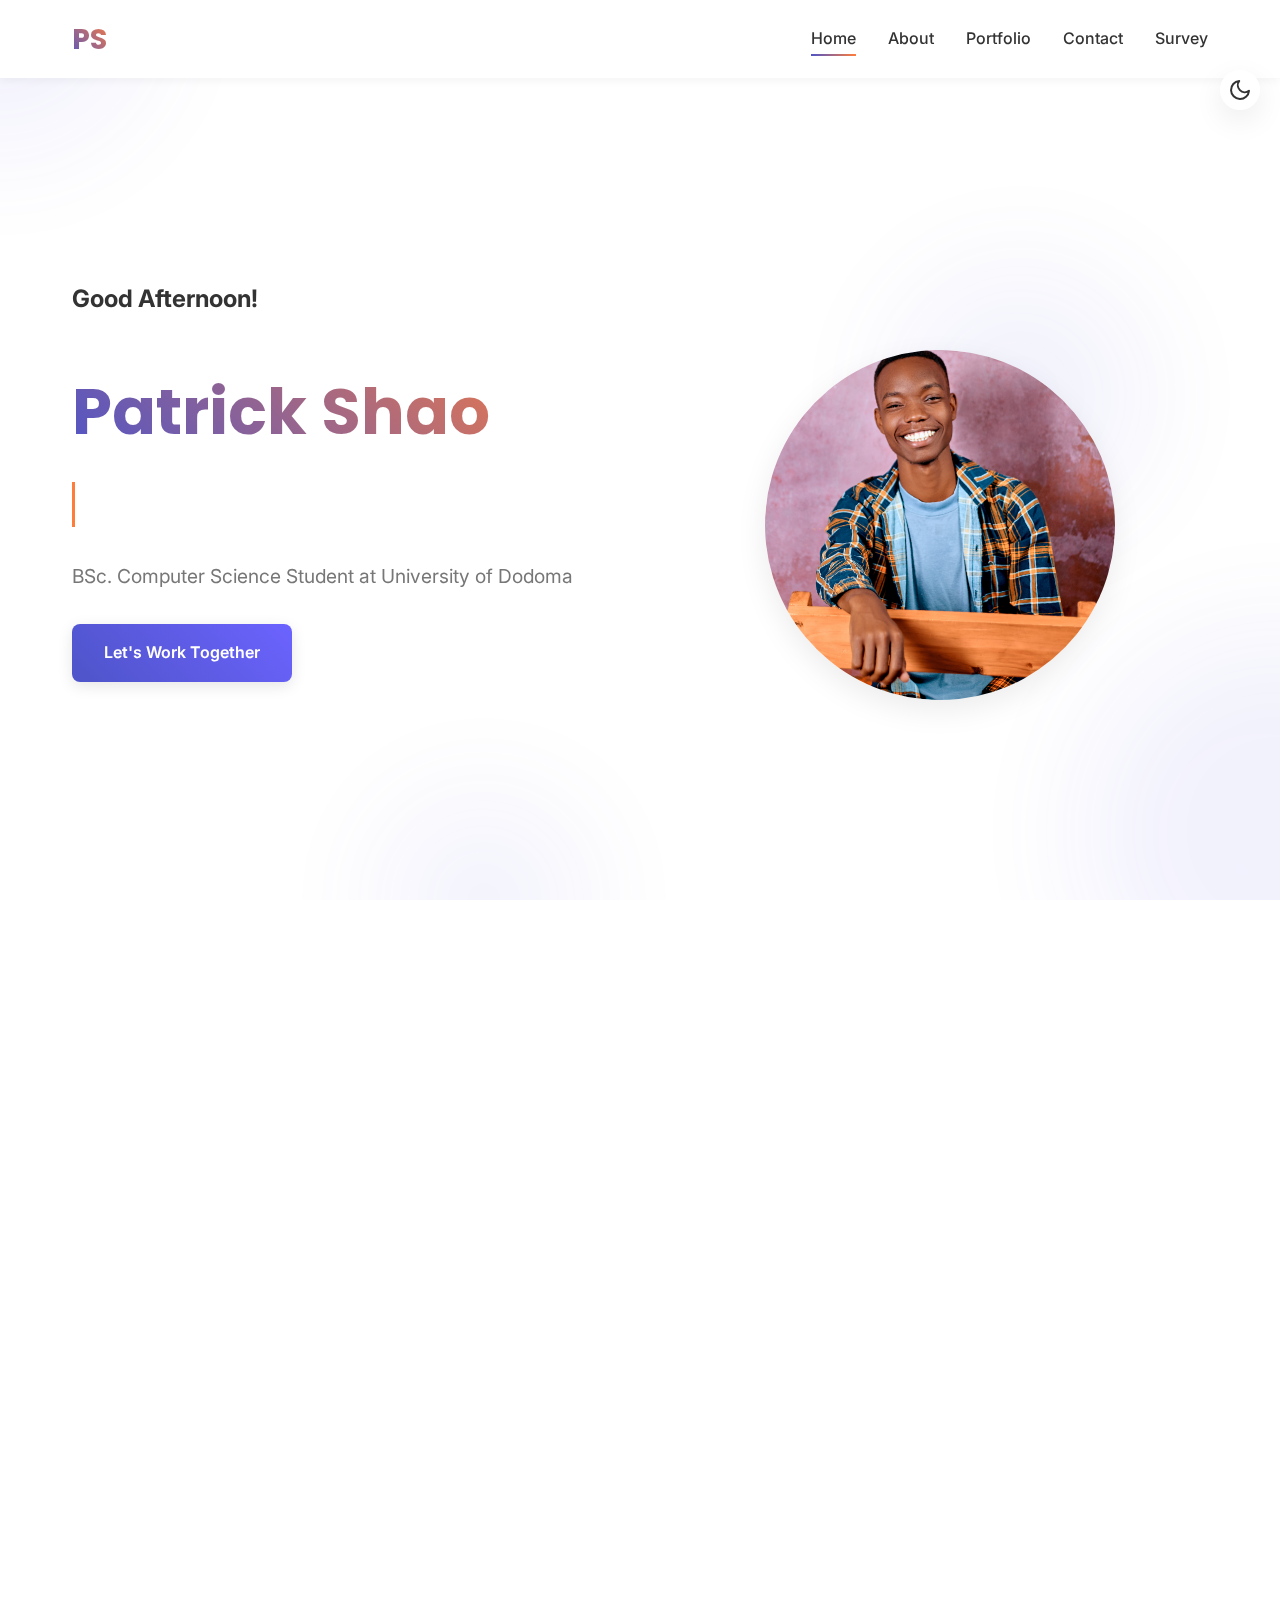
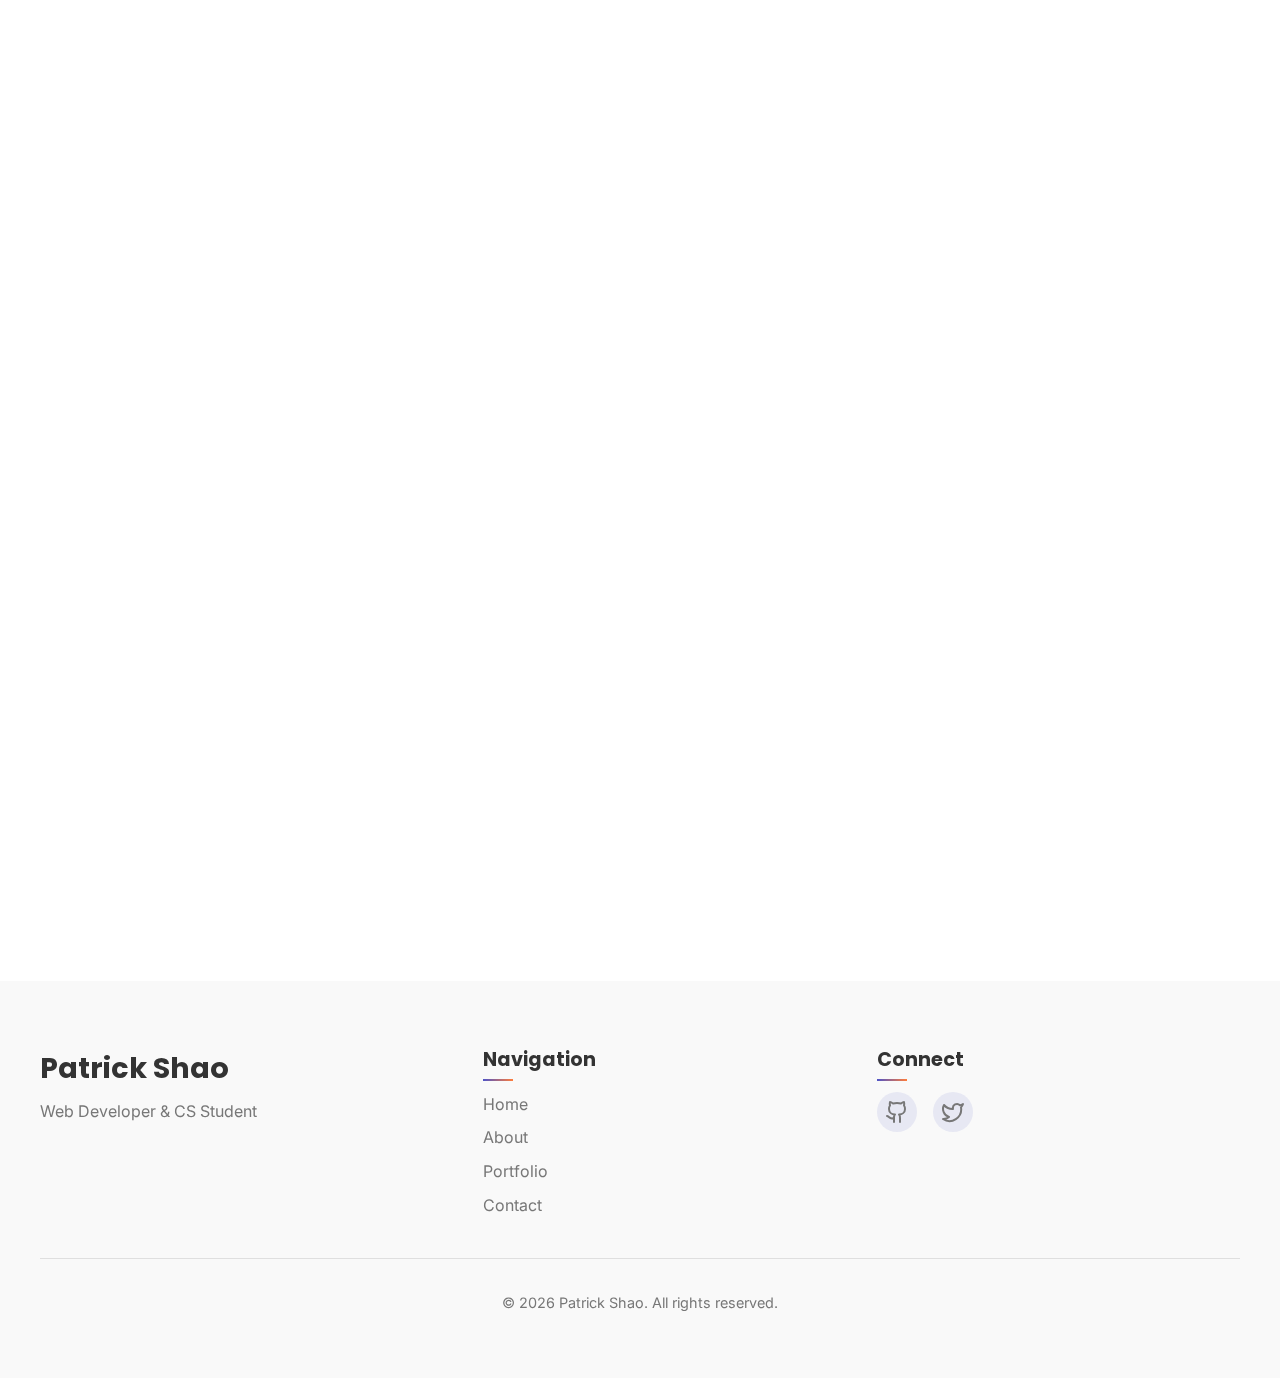
<file: index.html>
<!DOCTYPE html>
<html lang="en">
  <head>
    <meta charset="UTF-8" />
    <meta name="viewport" content="width=device-width, initial-scale=1.0" />
    <meta
      name="description"
      content="Patrick Shao - Freelance Web Developer and Computer Science Student at University of Dodoma"
    />
    <meta
      name="keywords"
      content="web development, frontend developer, Patrick Shao, portfolio, Dodoma, Tanzania"
    />
    <meta name="author" content="Patrick Shao" />
    <title>Patrick Shao | Web Developer</title>
    <link rel="stylesheet" href="css/styles.css" />
    <link rel="stylesheet" href="css/responsive.css" />
    <link rel="preconnect" href="https://fonts.googleapis.com" />
    <link rel="preconnect" href="https://fonts.gstatic.com" crossorigin />
    <link
      href="https://fonts.googleapis.com/css2?family=Inter:wght@300;400;600;700&family=Poppins:wght@400;500;700&display=swap"
      rel="stylesheet"
    />
    <!-- Print styles -->
    <link rel="stylesheet" href="css/print.css" media="print" />
    <link rel="shortcut icon" href="./assets/man.png" />
  </head>
  <body>
    <!-- Theme Toggle -->
    <div class="theme-toggle">
      <button id="themeToggle" aria-label="Toggle dark/light mode">
        <svg
          class="sun-icon"
          xmlns="http://www.w3.org/2000/svg"
          width="24"
          height="24"
          viewBox="0 0 24 24"
          fill="none"
          stroke="currentColor"
          stroke-width="2"
          stroke-linecap="round"
          stroke-linejoin="round"
        >
          <circle cx="12" cy="12" r="5"></circle>
          <line x1="12" y1="1" x2="12" y2="3"></line>
          <line x1="12" y1="21" x2="12" y2="23"></line>
          <line x1="4.22" y1="4.22" x2="5.64" y2="5.64"></line>
          <line x1="18.36" y1="18.36" x2="19.78" y2="19.78"></line>
          <line x1="1" y1="12" x2="3" y2="12"></line>
          <line x1="21" y1="12" x2="23" y2="12"></line>
          <line x1="4.22" y1="19.78" x2="5.64" y2="18.36"></line>
          <line x1="18.36" y1="5.64" x2="19.78" y2="4.22"></line>
        </svg>
        <svg
          class="moon-icon"
          xmlns="http://www.w3.org/2000/svg"
          width="24"
          height="24"
          viewBox="0 0 24 24"
          fill="none"
          stroke="currentColor"
          stroke-width="2"
          stroke-linecap="round"
          stroke-linejoin="round"
        >
          <path d="M21 12.79A9 9 0 1 1 11.21 3 7 7 0 0 0 21 12.79z"></path>
        </svg>
      </button>
    </div>

    <!-- Animated Shapes Background -->
    <div class="shape-container">
      <div class="shape shape-1"></div>
      <div class="shape shape-2"></div>
      <div class="shape shape-3"></div>
      <div class="shape shape-4"></div>
    </div>

    <!-- Diagonal Navigation -->
    <nav class="main-nav">
      <div class="nav-container">
        <div class="logo">PS</div>
        <ul class="nav-links">
          <li class="active"><a href="index.html">Home</a></li>
          <li><a href="about.html">About</a></li>
          <li><a href="portfolio.html">Portfolio</a></li>
          <li><a href="contact.html">Contact</a></li>
          <li><a href="survey.html">Survey</a></li>
        </ul>
        <button class="hamburger" aria-label="Toggle navigation menu">
          <span></span>
          <span></span>
          <span></span>
        </button>
      </div>
    </nav>

    <!-- Main Content -->
    <main>
      <!-- Hero Section -->
      <section class="hero">
        <div class="greeting-container">
          <h2 id="greeting">Loading...</h2>
        </div>
        <div class="hero-content">
          <div class="hero-text">
            <h1>Patrick Shao</h1>
            <div class="typewriter-container">
              <span class="typewriter" id="typewriter"></span>
            </div>
            <p class="hero-description">
              BSc. Computer Science Student at University of Dodoma
            </p>
            <div class="cta-container">
              <a href="contact.html" class="cta-button ripple"
                >Let's Work Together</a
              >
            </div>
          </div>
          <div class="hero-image">
            <div class="image-container">
              <img
                src="./assets/patrick.png"
                alt="Patrick Shao - Web Developer"
              />
            </div>
          </div>
        </div>
      </section>

      <!-- Introduction Section -->
      <section class="intro reveal">
        <div class="section-header">
          <h2>
            Transforming Ideas Into
            <span class="highlight">Digital Reality</span>
          </h2>
        </div>
        <div class="intro-content">
          <p>
            I design and develop websites that help businesses and individuals
            establish their online presence. With a focus on creative solutions
            and clean code, I build digital experiences that stand out.
          </p>
        </div>
      </section>

      <!-- Skills Preview -->
      <section class="skills-preview reveal">
        <div class="skill-card">
          <div class="skill-icon">
            <svg
              xmlns="http://www.w3.org/2000/svg"
              width="24"
              height="24"
              viewBox="0 0 24 24"
              fill="none"
              stroke="currentColor"
              stroke-width="2"
              stroke-linecap="round"
              stroke-linejoin="round"
            >
              <polygon points="12 2 2 7 12 12 22 7 12 2"></polygon>
              <polyline points="2 17 12 22 22 17"></polyline>
              <polyline points="2 12 12 17 22 12"></polyline>
            </svg>
          </div>
          <h3>Web Development</h3>
          <p>
            Creating responsive websites with modern technologies and best
            practices.
          </p>
        </div>
        <div class="skill-card">
          <div class="skill-icon">
            <svg
              xmlns="http://www.w3.org/2000/svg"
              width="24"
              height="24"
              viewBox="0 0 24 24"
              fill="none"
              stroke="currentColor"
              stroke-width="2"
              stroke-linecap="round"
              stroke-linejoin="round"
            >
              <path d="M20 7h-9"></path>
              <path d="M14 17H5"></path>
              <circle cx="17" cy="17" r="3"></circle>
              <circle cx="7" cy="7" r="3"></circle>
            </svg>
          </div>
          <h3>UI/UX Design</h3>
          <p>
            Designing intuitive and engaging user interfaces and experiences.
          </p>
        </div>
        <div class="skill-card">
          <div class="skill-icon">
            <svg
              xmlns="http://www.w3.org/2000/svg"
              width="24"
              height="24"
              viewBox="0 0 24 24"
              fill="none"
              stroke="currentColor"
              stroke-width="2"
              stroke-linecap="round"
              stroke-linejoin="round"
            >
              <path
                d="M12 19c-2.3 0-6.4-.2-8.1-.6-.7-.2-1.2-.7-1.4-1.4-.3-1.1-.5-3.4-.5-5s.2-3.9.5-5c.2-.7.7-1.2 1.4-1.4C5.6 5.2 9.7 5 12 5s6.4.2 8.1.6c.7.2 1.2.7 1.4 1.4.3 1.1.5 3.4.5 5s-.2 3.9-.5 5c-.2.7-.7 1.2-1.4 1.4-1.7.4-5.8.6-8.1.6 0 0 0 0 0 0z"
              ></path>
              <polygon points="10 15 15 12 10 9 10 15"></polygon>
            </svg>
          </div>
          <h3>Content Creation</h3>
          <p>
            Developing engaging content that tells your story and connects with
            your audience.
          </p>
        </div>
      </section>

      <!-- Featured Project Preview -->
      <section class="project-preview reveal">
        <div class="section-header">
          <h2>Featured <span class="highlight">Project</span></h2>
        </div>
        <div class="featured-project">
          <div class="project-image">
            <img src="./assets/cpage.png" alt="CPage Website Preview" />
          </div>
          <div class="project-info">
            <h3>CPage</h3>
            <p>
              A modern web platform built with clean code and intuitive design.
              Explore the detailed case study to see how I approached this
              project.
            </p>
            <a href="portfolio.html" class="project-link"
              >View Projects <span>&rarr;</span></a
            >
          </div>
        </div>
      </section>
    </main>

    <!-- Footer -->
    <footer>
      <div class="footer-content">
        <div class="footer-logo">
          <h3>Patrick Shao</h3>
          <p>Web Developer & CS Student</p>
        </div>
        <div class="footer-links">
          <div class="footer-section">
            <h4>Navigation</h4>
            <ul>
              <li><a href="index.html">Home</a></li>
              <li><a href="about.html">About</a></li>
              <li><a href="portfolio.html">Portfolio</a></li>
              <li><a href="contact.html">Contact</a></li>
            </ul>
          </div>
          <div class="footer-section">
            <h4>Connect</h4>
            <ul class="social-links">
              <li>
                <a href="https://github.com/patrick-paul" aria-label="GitHub">
                  <svg
                    xmlns="http://www.w3.org/2000/svg"
                    width="24"
                    height="24"
                    viewBox="0 0 24 24"
                    fill="none"
                    stroke="currentColor"
                    stroke-width="2"
                    stroke-linecap="round"
                    stroke-linejoin="round"
                  >
                    <path
                      d="M15 22v-4a4.8 4.8 0 0 0-1-3.5c3 0 6-2 6-5.5.08-1.25-.27-2.48-1-3.5.28-1.15.28-2.35 0-3.5 0 0-1 0-3 1.5-2.64-.5-5.36-.5-8 0C6 2 5 2 5 2c-.3 1.15-.3 2.35 0 3.5A5.403 5.403 0 0 0 4 9c0 3.5 3 5.5 6 5.5-.39.49-.68 1.05-.85 1.65-.17.6-.22 1.23-.15 1.85v4"
                    ></path>
                    <path d="M9 18c-4.51 2-5-2-7-2"></path>
                  </svg>
                </a>
              </li>
              <li>
                <a href="https://x.com/patrick_forreal" aria-label="Twitter">
                  <svg
                    xmlns="http://www.w3.org/2000/svg"
                    width="24"
                    height="24"
                    viewBox="0 0 24 24"
                    fill="none"
                    stroke="currentColor"
                    stroke-width="2"
                    stroke-linecap="round"
                    stroke-linejoin="round"
                  >
                    <path
                      d="M22 4s-.7 2.1-2 3.4c1.6 10-9.4 17.3-18 11.6 2.2.1 4.4-.6 6-2C3 15.5.5 9.6 3 5c2.2 2.6 5.6 4.1 9 4-.9-4.2 4-6.6 7-3.8 1.1 0 3-1.2 3-1.2z"
                    ></path>
                  </svg>
                </a>
              </li>
            </ul>
          </div>
        </div>
      </div>
      <div class="footer-bottom">
        <p>
          &copy;
          <script>
            document.write(new Date().getFullYear());
          </script>
          Patrick Shao. All rights reserved.
        </p>
      </div>
    </footer>

    <script src="js/main.js"></script>
  </body>
</html>
</file>
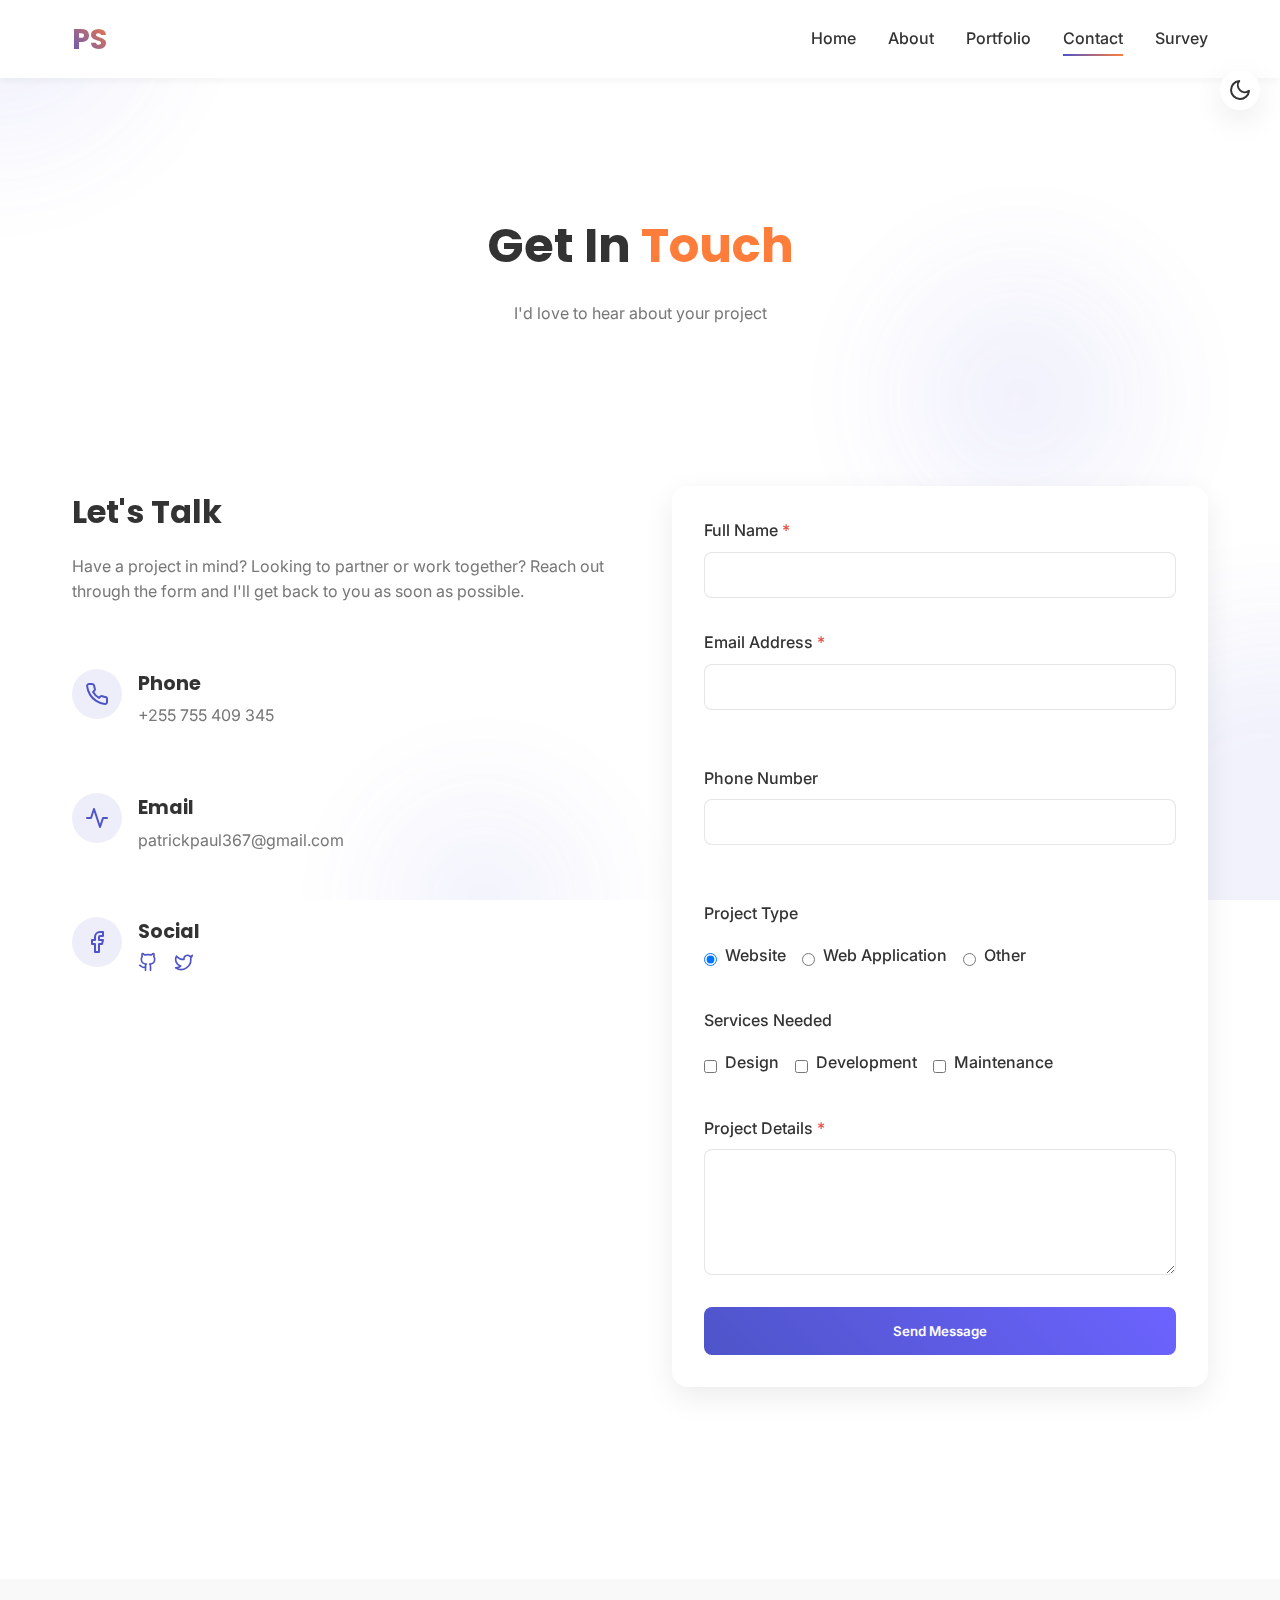
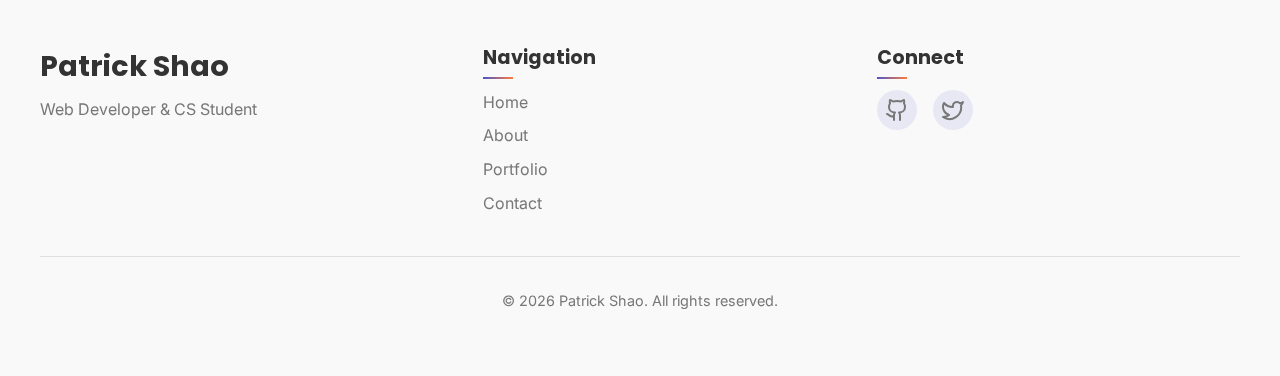
<file: contact.html>
<!DOCTYPE html>
<html lang="en">
  <head>
    <meta charset="UTF-8" />
    <meta name="viewport" content="width=device-width, initial-scale=1.0" />
    <meta
      name="description"
      content="Contact Patrick Shao - Freelance Web Developer and Computer Science Student"
    />
    <meta
      name="keywords"
      content="contact, web developer, Patrick Shao, hire, freelance, Dodoma, Tanzania"
    />
    <meta name="author" content="Patrick Shao" />
    <title>Contact | Patrick Shao</title>
    <link rel="stylesheet" href="css/styles.css" />
    <link rel="stylesheet" href="css/responsive.css" />
    <link rel="preconnect" href="https://fonts.googleapis.com" />
    <link rel="preconnect" href="https://fonts.gstatic.com" crossorigin />
    <link
      href="https://fonts.googleapis.com/css2?family=Inter:wght@300;400;600;700&family=Poppins:wght@400;500;700&display=swap"
      rel="stylesheet"
    />
    <!-- Print styles -->
    <link rel="stylesheet" href="css/print.css" media="print" />
    <link rel="shortcut icon" href="./assets/man.png" />
  </head>
  <body>
    <!-- Theme Toggle -->
    <div class="theme-toggle">
      <button id="themeToggle" aria-label="Toggle dark/light mode">
        <svg
          class="sun-icon"
          xmlns="http://www.w3.org/2000/svg"
          width="24"
          height="24"
          viewBox="0 0 24 24"
          fill="none"
          stroke="currentColor"
          stroke-width="2"
          stroke-linecap="round"
          stroke-linejoin="round"
        >
          <circle cx="12" cy="12" r="5"></circle>
          <line x1="12" y1="1" x2="12" y2="3"></line>
          <line x1="12" y1="21" x2="12" y2="23"></line>
          <line x1="4.22" y1="4.22" x2="5.64" y2="5.64"></line>
          <line x1="18.36" y1="18.36" x2="19.78" y2="19.78"></line>
          <line x1="1" y1="12" x2="3" y2="12"></line>
          <line x1="21" y1="12" x2="23" y2="12"></line>
          <line x1="4.22" y1="19.78" x2="5.64" y2="18.36"></line>
          <line x1="18.36" y1="5.64" x2="19.78" y2="4.22"></line>
        </svg>
        <svg
          class="moon-icon"
          xmlns="http://www.w3.org/2000/svg"
          width="24"
          height="24"
          viewBox="0 0 24 24"
          fill="none"
          stroke="currentColor"
          stroke-width="2"
          stroke-linecap="round"
          stroke-linejoin="round"
        >
          <path d="M21 12.79A9 9 0 1 1 11.21 3 7 7 0 0 0 21 12.79z"></path>
        </svg>
      </button>
    </div>

    <!-- Animated Shapes Background -->
    <div class="shape-container">
      <div class="shape shape-1"></div>
      <div class="shape shape-2"></div>
      <div class="shape shape-3"></div>
      <div class="shape shape-4"></div>
    </div>

    <!-- Diagonal Navigation -->
    <nav class="main-nav">
      <div class="nav-container">
        <div class="logo">PS</div>
        <ul class="nav-links">
          <li><a href="index.html">Home</a></li>
          <li><a href="about.html">About</a></li>
          <li><a href="portfolio.html">Portfolio</a></li>
          <li class="active"><a href="contact.html">Contact</a></li>
          <li><a href="survey.html">Survey</a></li>
        </ul>
        <button class="hamburger" aria-label="Toggle navigation menu">
          <span></span>
          <span></span>
          <span></span>
        </button>
      </div>
    </nav>

    <!-- Main Content -->
    <main>
      <!-- Contact Hero Section -->
      <section class="contact-hero">
        <div class="section-header">
          <h1>Get In <span class="highlight">Touch</span></h1>
          <p>I'd love to hear about your project</p>
        </div>
      </section>

      <!-- Contact Content -->
      <section class="contact-content reveal">
        <div class="contact-info">
          <h2>Let's Talk</h2>
          <p>
            Have a project in mind? Looking to partner or work together? Reach
            out through the form and I'll get back to you as soon as possible.
          </p>

          <div class="contact-details">
            <div class="contact-item">
              <div class="contact-icon">
                <svg
                  xmlns="http://www.w3.org/2000/svg"
                  width="24"
                  height="24"
                  viewBox="0 0 24 24"
                  fill="none"
                  stroke="currentColor"
                  stroke-width="2"
                  stroke-linecap="round"
                  stroke-linejoin="round"
                >
                  <path
                    d="M22 16.92v3a2 2 0 0 1-2.18 2 19.79 19.79 0 0 1-8.63-3.07 19.5 19.5 0 0 1-6-6 19.79 19.79 0 0 1-3.07-8.67A2 2 0 0 1 4.11 2h3a2 2 0 0 1 2 1.72 12.84 12.84 0 0 0 .7 2.81 2 2 0 0 1-.45 2.11L8.09 9.91a16 16 0 0 0 6 6l1.27-1.27a2 2 0 0 1 2.11-.45 12.84 12.84 0 0 0 2.81.7A2 2 0 0 1 22 16.92z"
                  ></path>
                </svg>
              </div>
              <div class="contact-text">
                <h3>Phone</h3>
                <p>+255 755 409 345</p>
              </div>
            </div>
            <div class="contact-item">
              <div class="contact-icon">
                <svg
                  xmlns="http://www.w3.org/2000/svg"
                  width="24"
                  height="24"
                  viewBox="0 0 24 24"
                  fill="none"
                  stroke="currentColor"
                  stroke-width="2"
                  stroke-linecap="round"
                  stroke-linejoin="round"
                >
                  <path d="M22 12h-4l-3 9L9 3l-3 9H2"></path>
                </svg>
              </div>
              <div class="contact-text">
                <h3>Email</h3>
                <p>patrickpaul367@gmail.com</p>
              </div>
            </div>
            <div class="contact-item">
              <div class="contact-icon">
                <svg
                  xmlns="http://www.w3.org/2000/svg"
                  width="24"
                  height="24"
                  viewBox="0 0 24 24"
                  fill="none"
                  stroke="currentColor"
                  stroke-width="2"
                  stroke-linecap="round"
                  stroke-linejoin="round"
                >
                  <path
                    d="M18 2h-3a5 5 0 0 0-5 5v3H7v4h3v8h4v-8h3l1-4h-4V7a1 1 0 0 1 1-1h3z"
                  ></path>
                </svg>
              </div>
              <div class="contact-text">
                <h3>Social</h3>
                <div class="social-mini">
                  <a href="https://github.com/patrick-paul" aria-label="GitHub">
                    <svg
                      xmlns="http://www.w3.org/2000/svg"
                      width="20"
                      height="20"
                      viewBox="0 0 24 24"
                      fill="none"
                      stroke="currentColor"
                      stroke-width="2"
                      stroke-linecap="round"
                      stroke-linejoin="round"
                    >
                      <path
                        d="M15 22v-4a4.8 4.8 0 0 0-1-3.5c3 0 6-2 6-5.5.08-1.25-.27-2.48-1-3.5.28-1.15.28-2.35 0-3.5 0 0-1 0-3 1.5-2.64-.5-5.36-.5-8 0C6 2 5 2 5 2c-.3 1.15-.3 2.35 0 3.5A5.403 5.403 0 0 0 4 9c0 3.5 3 5.5 6 5.5-.39.49-.68 1.05-.85 1.65-.17.6-.22 1.23-.15 1.85v4"
                      ></path>
                      <path d="M9 18c-4.51 2-5-2-7-2"></path>
                    </svg>
                  </a>
                  <a href="https://x.com/patrick_forreal" aria-label="Twitter">
                    <svg
                      xmlns="http://www.w3.org/2000/svg"
                      width="20"
                      height="20"
                      viewBox="0 0 24 24"
                      fill="none"
                      stroke="currentColor"
                      stroke-width="2"
                      stroke-linecap="round"
                      stroke-linejoin="round"
                    >
                      <path
                        d="M22 4s-.7 2.1-2 3.4c1.6 10-9.4 17.3-18 11.6 2.2.1 4.4-.6 6-2C3 15.5.5 9.6 3 5c2.2 2.6 5.6 4.1 9 4-.9-4.2 4-6.6 7-3.8 1.1 0 3-1.2 3-1.2z"
                      ></path>
                    </svg>
                  </a>
                </div>
              </div>
            </div>
          </div>
        </div>

        <div class="contact-form-container">
          <form id="contactForm" class="contact-form">
            <div class="form-group">
              <label for="name"
                >Full Name <span class="required">*</span></label
              >
              <input type="text" id="name" name="name" required />
            </div>

            <div class="form-group">
              <label for="email"
                >Email Address <span class="required">*</span></label
              >
              <input type="email" id="email" name="email" required />
              <span class="validation-feedback" id="emailFeedback"></span>
            </div>

            <div class="form-group">
              <label for="phone">Phone Number</label>
              <input type="tel" id="phone" name="phone" />
              <span class="validation-feedback" id="phoneFeedback"></span>
            </div>

            <div class="form-group">
              <label>Project Type</label>
              <div class="radio-group">
                <div class="radio-option">
                  <input
                    type="radio"
                    id="web"
                    name="projectType"
                    value="web"
                    checked
                  />
                  <label for="web">Website</label>
                </div>
                <div class="radio-option">
                  <input type="radio" id="app" name="projectType" value="app" />
                  <label for="app">Web Application</label>
                </div>
                <div class="radio-option">
                  <input
                    type="radio"
                    id="other"
                    name="projectType"
                    value="other"
                  />
                  <label for="other">Other</label>
                </div>
              </div>
            </div>

            <div class="form-group">
              <label>Services Needed</label>
              <div class="checkbox-group">
                <div class="checkbox-option">
                  <input
                    type="checkbox"
                    id="design"
                    name="services"
                    value="design"
                  />
                  <label for="design">Design</label>
                </div>
                <div class="checkbox-option">
                  <input
                    type="checkbox"
                    id="development"
                    name="services"
                    value="development"
                  />
                  <label for="development">Development</label>
                </div>
                <div class="checkbox-option">
                  <input
                    type="checkbox"
                    id="maintenance"
                    name="services"
                    value="maintenance"
                  />
                  <label for="maintenance">Maintenance</label>
                </div>
              </div>
            </div>

            <div class="form-group">
              <label for="message"
                >Project Details <span class="required">*</span></label
              >
              <textarea
                id="message"
                name="message"
                rows="5"
                required
              ></textarea>
            </div>

            <div class="form-group">
              <button type="submit" class="submit-btn">
                <span class="btn-text">Send Message</span>
                <span class="loading-spinner"></span>
              </button>
            </div>
          </form>
        </div>
      </section>
    </main>

    <!-- Footer -->
    <footer>
      <div class="footer-content">
        <div class="footer-logo">
          <h3>Patrick Shao</h3>
          <p>Web Developer & CS Student</p>
        </div>
        <div class="footer-links">
          <div class="footer-section">
            <h4>Navigation</h4>
            <ul>
              <li><a href="index.html">Home</a></li>
              <li><a href="about.html">About</a></li>
              <li><a href="portfolio.html">Portfolio</a></li>
              <li><a href="contact.html">Contact</a></li>
            </ul>
          </div>
          <div class="footer-section">
            <h4>Connect</h4>
            <ul class="social-links">
              <li>
                <a href="https://github.com/patrick-paul" aria-label="GitHub">
                  <svg
                    xmlns="http://www.w3.org/2000/svg"
                    width="24"
                    height="24"
                    viewBox="0 0 24 24"
                    fill="none"
                    stroke="currentColor"
                    stroke-width="2"
                    stroke-linecap="round"
                    stroke-linejoin="round"
                  >
                    <path
                      d="M15 22v-4a4.8 4.8 0 0 0-1-3.5c3 0 6-2 6-5.5.08-1.25-.27-2.48-1-3.5.28-1.15.28-2.35 0-3.5 0 0-1 0-3 1.5-2.64-.5-5.36-.5-8 0C6 2 5 2 5 2c-.3 1.15-.3 2.35 0 3.5A5.403 5.403 0 0 0 4 9c0 3.5 3 5.5 6 5.5-.39.49-.68 1.05-.85 1.65-.17.6-.22 1.23-.15 1.85v4"
                    ></path>
                    <path d="M9 18c-4.51 2-5-2-7-2"></path>
                  </svg>
                </a>
              </li>
              <li>
                <a href="https://x.com/patrick_forreal" aria-label="Twitter">
                  <svg
                    xmlns="http://www.w3.org/2000/svg"
                    width="24"
                    height="24"
                    viewBox="0 0 24 24"
                    fill="none"
                    stroke="currentColor"
                    stroke-width="2"
                    stroke-linecap="round"
                    stroke-linejoin="round"
                  >
                    <path
                      d="M22 4s-.7 2.1-2 3.4c1.6 10-9.4 17.3-18 11.6 2.2.1 4.4-.6 6-2C3 15.5.5 9.6 3 5c2.2 2.6 5.6 4.1 9 4-.9-4.2 4-6.6 7-3.8 1.1 0 3-1.2 3-1.2z"
                    ></path>
                  </svg>
                </a>
              </li>
            </ul>
          </div>
        </div>
      </div>
      <div class="footer-bottom">
        <p>
          &copy;
          <script>
            document.write(new Date().getFullYear());
          </script>
          Patrick Shao. All rights reserved.
        </p>
      </div>
    </footer>

    <script src="js/main.js"></script>
    <script src="js/form-validation.js"></script>
  </body>
</html>
</file>
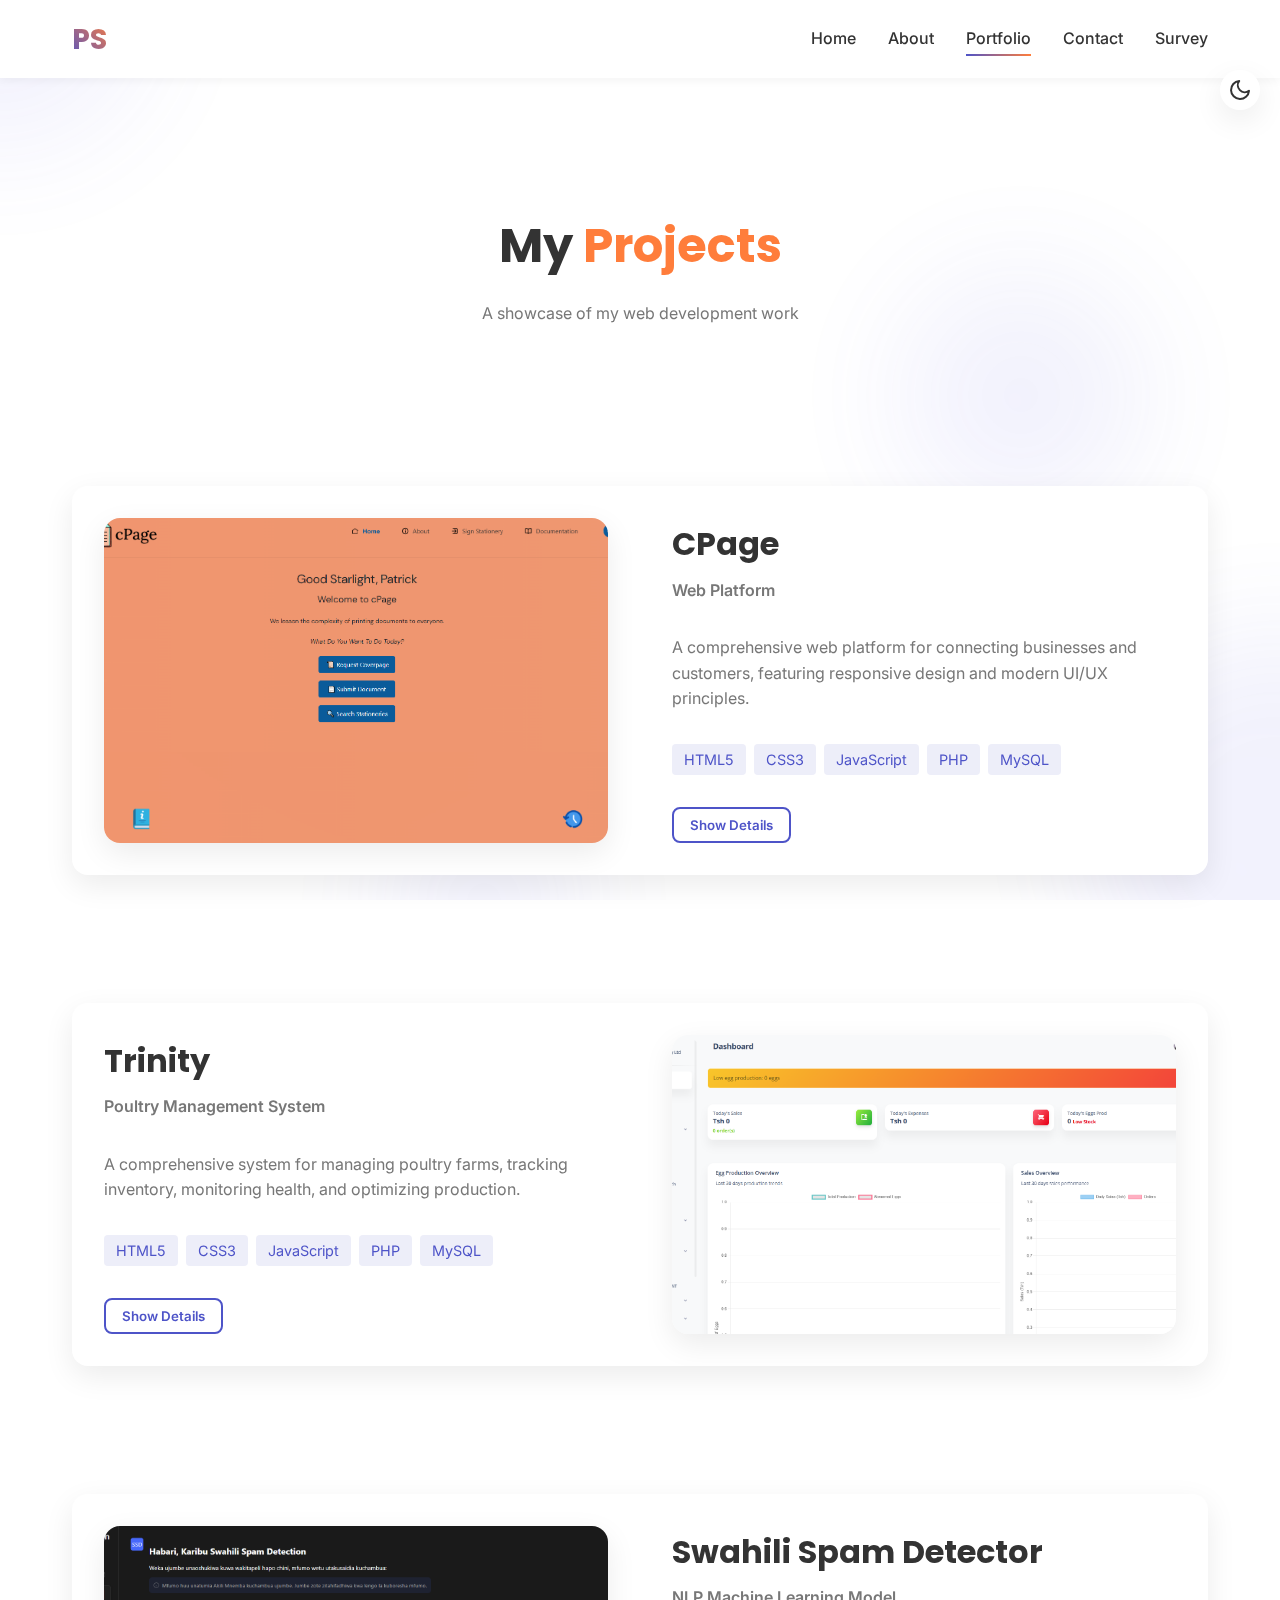
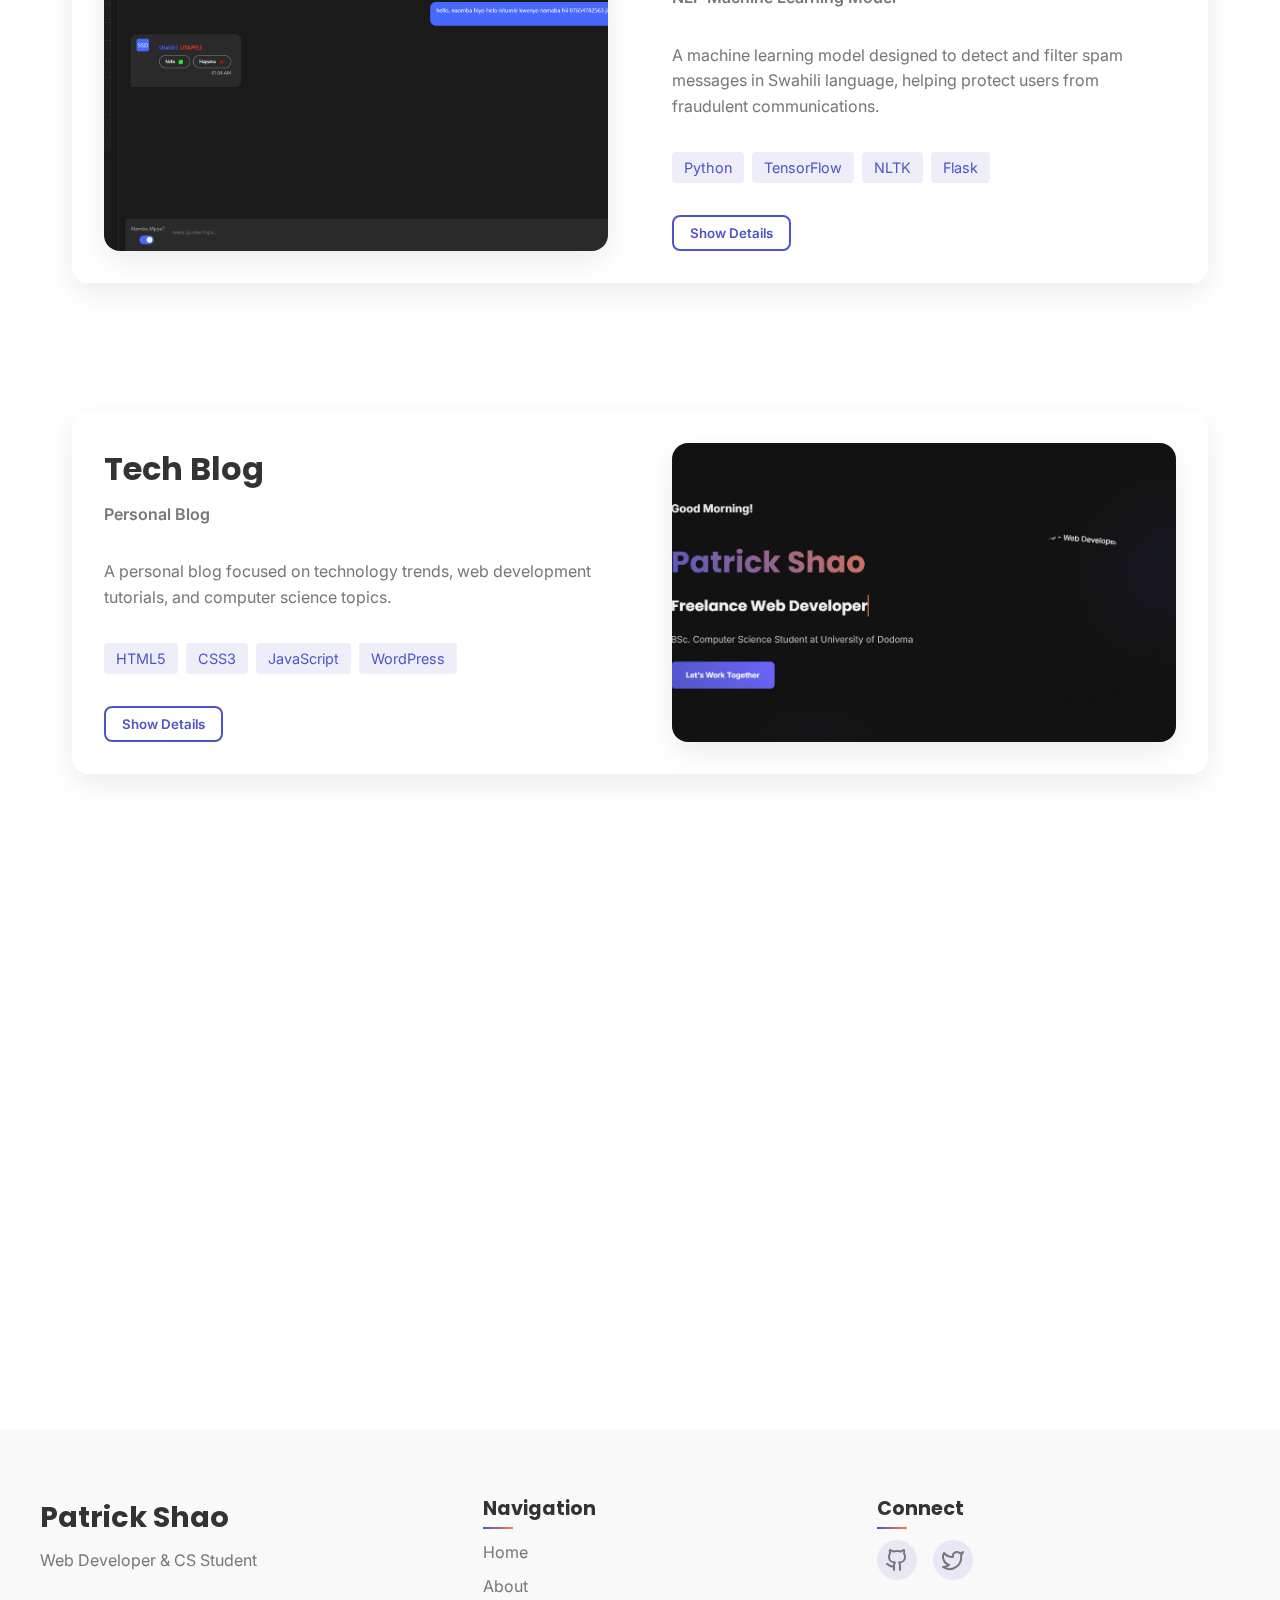
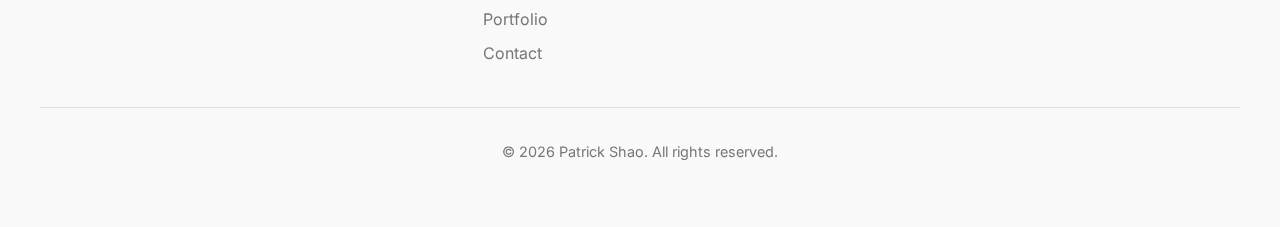
<file: portfolio.html>
<!DOCTYPE html>
<html lang="en">
  <head>
    <meta charset="UTF-8" />
    <meta name="viewport" content="width=device-width, initial-scale=1.0" />
    <meta
      name="description"
      content="Patrick Shao's Portfolio - Web Development Projects"
    />
    <meta
      name="keywords"
      content="web development, portfolio, projects, Patrick Shao, cpage, Trinity, poultry management"
    />
    <meta name="author" content="Patrick Shao" />
    <title>Portfolio | Patrick Shao</title>
    <link rel="stylesheet" href="css/styles.css" />
    <link rel="stylesheet" href="css/responsive.css" />
    <link rel="preconnect" href="https://fonts.googleapis.com" />
    <link rel="preconnect" href="https://fonts.gstatic.com" crossorigin />
    <link
      href="https://fonts.googleapis.com/css2?family=Inter:wght@300;400;600;700&family=Poppins:wght@400;500;700&display=swap"
      rel="stylesheet"
    />
    <!-- Print styles -->
    <link rel="stylesheet" href="css/print.css" media="print" />
    <link rel="shortcut icon" href="./assets/man.png" />
  </head>
  <body>
    <!-- Theme Toggle -->
    <div class="theme-toggle">
      <button id="themeToggle" aria-label="Toggle dark/light mode">
        <svg
          class="sun-icon"
          xmlns="http://www.w3.org/2000/svg"
          width="24"
          height="24"
          viewBox="0 0 24 24"
          fill="none"
          stroke="currentColor"
          stroke-width="2"
          stroke-linecap="round"
          stroke-linejoin="round"
        >
          <circle cx="12" cy="12" r="5"></circle>
          <line x1="12" y1="1" x2="12" y2="3"></line>
          <line x1="12" y1="21" x2="12" y2="23"></line>
          <line x1="4.22" y1="4.22" x2="5.64" y2="5.64"></line>
          <line x1="18.36" y1="18.36" x2="19.78" y2="19.78"></line>
          <line x1="1" y1="12" x2="3" y2="12"></line>
          <line x1="21" y1="12" x2="23" y2="12"></line>
          <line x1="4.22" y1="19.78" x2="5.64" y2="18.36"></line>
          <line x1="18.36" y1="5.64" x2="19.78" y2="4.22"></line>
        </svg>
        <svg
          class="moon-icon"
          xmlns="http://www.w3.org/2000/svg"
          width="24"
          height="24"
          viewBox="0 0 24 24"
          fill="none"
          stroke="currentColor"
          stroke-width="2"
          stroke-linecap="round"
          stroke-linejoin="round"
        >
          <path d="M21 12.79A9 9 0 1 1 11.21 3 7 7 0 0 0 21 12.79z"></path>
        </svg>
      </button>
    </div>

    <!-- Animated Shapes Background -->
    <div class="shape-container">
      <div class="shape shape-1"></div>
      <div class="shape shape-2"></div>
      <div class="shape shape-3"></div>
      <div class="shape shape-4"></div>
    </div>

    <!-- Diagonal Navigation -->
    <nav class="main-nav">
      <div class="nav-container">
        <div class="logo">PS</div>
        <ul class="nav-links">
          <li><a href="index.html">Home</a></li>
          <li><a href="about.html">About</a></li>
          <li class="active"><a href="portfolio.html">Portfolio</a></li>
          <li><a href="contact.html">Contact</a></li>
          <li><a href="survey.html">Survey</a></li>
        </ul>
        <button class="hamburger" aria-label="Toggle navigation menu">
          <span></span>
          <span></span>
          <span></span>
        </button>
      </div>
    </nav>

    <!-- Main Content -->
    <main>
      <!-- Portfolio Hero Section -->
      <section class="portfolio-hero">
        <div class="section-header">
          <h1>My <span class="highlight">Projects</span></h1>
          <p>A showcase of my web development work</p>
        </div>
      </section>

      <!-- Portfolio Projects -->
      <section class="projects-grid reveal">
        <div class="project-card">
          <div class="project-image">
            <img
              src="./assets/cpage.png"
              alt="CPage Website"
              usemap="#cpage-map"
            />
            <!-- Image Map -->
            <map name="cpage-map">
              <area
                shape="rect"
                coords="50,50,200,150"
                href="#cpage-header"
                alt="CPage Header"
                title="View CPage Header"
              />
              <area
                shape="rect"
                coords="250,100,400,200"
                href="#cpage-features"
                alt="CPage Features"
                title="View CPage Features"
              />
              <area
                shape="rect"
                coords="100,250,300,350"
                href="#cpage-footer"
                alt="CPage Footer"
                title="View CPage Footer"
              />
            </map>
          </div>
          <div class="project-info">
            <h2>CPage</h2>
            <p class="project-type">Web Platform</p>
            <p class="project-description">
              A comprehensive web platform for connecting businesses and
              customers, featuring responsive design and modern UI/UX
              principles.
            </p>
            <div class="project-tech">
              <span>HTML5</span>
              <span>CSS3</span>
              <span>JavaScript</span>
              <span>PHP</span>
              <span>MySQL</span>
            </div>
            <button class="show-details-btn" data-project="cpage">
              Show Details
            </button>
            <div class="project-details" id="cpage-details">
              <div class="details-section" id="cpage-header">
                <h3>About CPage</h3>
                <p>
                  CPage (www.cpage.co.tz) is a web platform designed to provide
                  businesses in Tanzania with an online presence. The platform
                  features a modern design with easy navigation and robust
                  functionality.
                </p>
              </div>
              <div class="details-section" id="cpage-features">
                <h3>Key Features</h3>
                <ul>
                  <li>Responsive design that works on all devices</li>
                  <li>Business listings with detailed profiles</li>
                  <li>Search functionality with filtering options</li>
                  <li>User accounts with personalized dashboards</li>
                  <li>Integrated contact forms and messaging system</li>
                </ul>
              </div>
              <div class="details-section" id="cpage-footer">
                <h3>My Role</h3>
                <p>As the lead developer, I was responsible for:</p>
                <ul>
                  <li>Developing the frontend interface</li>
                  <li>Implementing responsive designs</li>
                  <li>Integrating with backend services</li>
                  <li>Optimizing for performance and SEO</li>
                </ul>
              </div>
              <a
                href="https://www.cpage.co.tz"
                class="visit-site-btn"
                target="_blank"
                >Visit Website</a
              >
            </div>
          </div>
        </div>

        <div class="project-card">
          <div class="project-image">
            <img
              src="./assets/trinity.png"
              alt="Trinity Poultry Management System"
            />
          </div>
          <div class="project-info">
            <h2>Trinity</h2>
            <p class="project-type">Poultry Management System</p>
            <p class="project-description">
              A comprehensive system for managing poultry farms, tracking
              inventory, monitoring health, and optimizing production.
            </p>
            <div class="project-tech">
              <span>HTML5</span>
              <span>CSS3</span>
              <span>JavaScript</span>
              <span>PHP</span>
              <span>MySQL</span>
            </div>
            <button class="show-details-btn" data-project="trinity">
              Show Details
            </button>
            <div class="project-details" id="trinity-details">
              <div class="details-section">
                <h3>About Trinity</h3>
                <p>
                  Trinity is a comprehensive poultry management system designed
                  to help farmers monitor and optimize their poultry operations.
                  The system provides tools for tracking inventory, monitoring
                  health, managing feed, and analyzing production data.
                </p>
              </div>
              <div class="details-section">
                <h3>Key Features</h3>
                <ul>
                  <li>Dashboard with real-time statistics and analytics</li>
                  <li>
                    Inventory management for feed, medication, and equipment
                  </li>
                  <li>Health monitoring and vaccination scheduling</li>
                  <li>Production tracking and reporting</li>
                  <li>Financial management and expense tracking</li>
                  <li>Mobile-responsive design for on-the-go management</li>
                </ul>
              </div>
              <div class="details-section">
                <h3>My Role</h3>
                <p>For this project, I was responsible for:</p>
                <ul>
                  <li>Designing the user interface and experience</li>
                  <li>Developing the frontend and backend components</li>
                  <li>Implementing database design and optimization</li>
                  <li>Creating reporting and analytics features</li>
                  <li>Testing and quality assurance</li>
                </ul>
              </div>
              <a
                href="https://app.trinitypoultry.co.tz/dashboard.php"
                class="visit-site-btn"
                target="_blank"
                >Visit Website</a
              >
            </div>
          </div>
        </div>

        <div class="project-card">
          <div class="project-image">
            <img src="./assets/ssd.png" alt="Swahili Spam Detection Model" />
          </div>
          <div class="project-info">
            <h2>Swahili Spam Detector</h2>
            <p class="project-type">NLP Machine Learning Model</p>
            <p class="project-description">
              A machine learning model designed to detect and filter spam
              messages in Swahili language, helping protect users from
              fraudulent communications.
            </p>
            <div class="project-tech">
              <span>Python</span>
              <span>TensorFlow</span>
              <span>NLTK</span>
              <span>Flask</span>
            </div>
            <button class="show-details-btn" data-project="swahili">
              Show Details
            </button>
            <div class="project-details" id="swahili-details">
              <div class="details-section">
                <h3>About the Project</h3>
                <p>
                  This Swahili spam detection model addresses the growing
                  problem of spam messages in East Africa. By leveraging natural
                  language processing techniques specifically tuned for Swahili
                  language patterns, the model achieves high accuracy in
                  identifying unwanted messages.
                </p>
              </div>
              <div class="details-section">
                <h3>Key Features</h3>
                <ul>
                  <li>98.2% detection accuracy on test datasets</li>
                  <li>
                    Custom tokenization for Swahili language peculiarities
                  </li>
                  <li>Low false positive rate (under 0.5%)</li>
                  <li>Lightweight model suitable for mobile applications</li>
                  <li>API endpoints for easy integration</li>
                </ul>
              </div>
              <div class="details-section">
                <h3>Implementation</h3>
                <p>
                  The model was built using a corpus of over 10,000 manually
                  labeled Swahili messages. I employed a combination of
                  traditional ML techniques and deep learning approaches,
                  ultimately selecting a fine-tuned BERT model with custom
                  adaptations for Swahili linguistic features. The system is
                  deployed as a Flask API service with Docker containerization.
                </p>
              </div>
              <a
                href="https://ssd.cpage.co.tz/"
                class="visit-site-btn"
                target="_blank"
                >View Project</a
              >
            </div>
          </div>
        </div>

        <div class="project-card">
          <div class="project-image">
            <img src="./assets/techblog.png" alt="Personal Blog Project" />
          </div>
          <div class="project-info">
            <h2>Tech Blog</h2>
            <p class="project-type">Personal Blog</p>
            <p class="project-description">
              A personal blog focused on technology trends, web development
              tutorials, and computer science topics.
            </p>
            <div class="project-tech">
              <span>HTML5</span>
              <span>CSS3</span>
              <span>JavaScript</span>
              <span>WordPress</span>
            </div>
            <button class="show-details-btn" data-project="blog">
              Show Details
            </button>
            <div class="project-details" id="blog-details">
              <div class="details-section">
                <h3>About the Blog</h3>
                <p>
                  My personal technology blog is a platform where I share
                  insights, tutorials, and thoughts on web development, emerging
                  technologies, and my journey as a computer science student.
                </p>
              </div>
              <div class="details-section">
                <h3>Key Features</h3>
                <ul>
                  <li>Clean, responsive design optimized for reading</li>
                  <li>Category-based organization of content</li>
                  <li>Search functionality</li>
                  <li>Comment system for engagement</li>
                  <li>Newsletter subscription option</li>
                </ul>
              </div>
              <div class="details-section">
                <h3>Implementation</h3>
                <p>
                  The blog was built using WordPress with custom theme
                  development to achieve the desired design and functionality. I
                  focused on optimization for both performance and SEO to ensure
                  good visibility and user experience.
                </p>
              </div>
              <a
                href="https://www.patrick.cpage.co.tz"
                class="visit-site-btn"
                target="_blank"
                >Visit Website</a
              >
            </div>
          </div>
        </div>
      </section>

      <!-- Call to Action -->
      <section class="cta-section reveal">
        <h2>Ready to start your project?</h2>
        <p>Let's collaborate to bring your vision to life</p>
        <a href="contact.html" class="cta-button ripple">Contact Me</a>
      </section>
    </main>

    <!-- Footer -->
    <footer>
      <div class="footer-content">
        <div class="footer-logo">
          <h3>Patrick Shao</h3>
          <p>Web Developer & CS Student</p>
        </div>
        <div class="footer-links">
          <div class="footer-section">
            <h4>Navigation</h4>
            <ul>
              <li><a href="index.html">Home</a></li>
              <li><a href="about.html">About</a></li>
              <li><a href="portfolio.html">Portfolio</a></li>
              <li><a href="contact.html">Contact</a></li>
            </ul>
          </div>
          <div class="footer-section">
            <h4>Connect</h4>
            <ul class="social-links">
              <li>
                <a href="https://github.com/patrick-paul" aria-label="GitHub">
                  <svg
                    xmlns="http://www.w3.org/2000/svg"
                    width="24"
                    height="24"
                    viewBox="0 0 24 24"
                    fill="none"
                    stroke="currentColor"
                    stroke-width="2"
                    stroke-linecap="round"
                    stroke-linejoin="round"
                  >
                    <path
                      d="M15 22v-4a4.8 4.8 0 0 0-1-3.5c3 0 6-2 6-5.5.08-1.25-.27-2.48-1-3.5.28-1.15.28-2.35 0-3.5 0 0-1 0-3 1.5-2.64-.5-5.36-.5-8 0C6 2 5 2 5 2c-.3 1.15-.3 2.35 0 3.5A5.403 5.403 0 0 0 4 9c0 3.5 3 5.5 6 5.5-.39.49-.68 1.05-.85 1.65-.17.6-.22 1.23-.15 1.85v4"
                    ></path>
                    <path d="M9 18c-4.51 2-5-2-7-2"></path>
                  </svg>
                </a>
              </li>
              <li>
                <a href="https://x.com/patrick_forreal" aria-label="Twitter">
                  <svg
                    xmlns="http://www.w3.org/2000/svg"
                    width="24"
                    height="24"
                    viewBox="0 0 24 24"
                    fill="none"
                    stroke="currentColor"
                    stroke-width="2"
                    stroke-linecap="round"
                    stroke-linejoin="round"
                  >
                    <path
                      d="M22 4s-.7 2.1-2 3.4c1.6 10-9.4 17.3-18 11.6 2.2.1 4.4-.6 6-2C3 15.5.5 9.6 3 5c2.2 2.6 5.6 4.1 9 4-.9-4.2 4-6.6 7-3.8 1.1 0 3-1.2 3-1.2z"
                    ></path>
                  </svg>
                </a>
              </li>
            </ul>
          </div>
        </div>
      </div>
      <div class="footer-bottom">
        <p>
          &copy;
          <script>
            document.write(new Date().getFullYear());
          </script>
          Patrick Shao. All rights reserved.
        </p>
      </div>
    </footer>

    <script src="js/main.js"></script>
    <script src="js/portfolio.js"></script>
  </body>
</html>
</file>
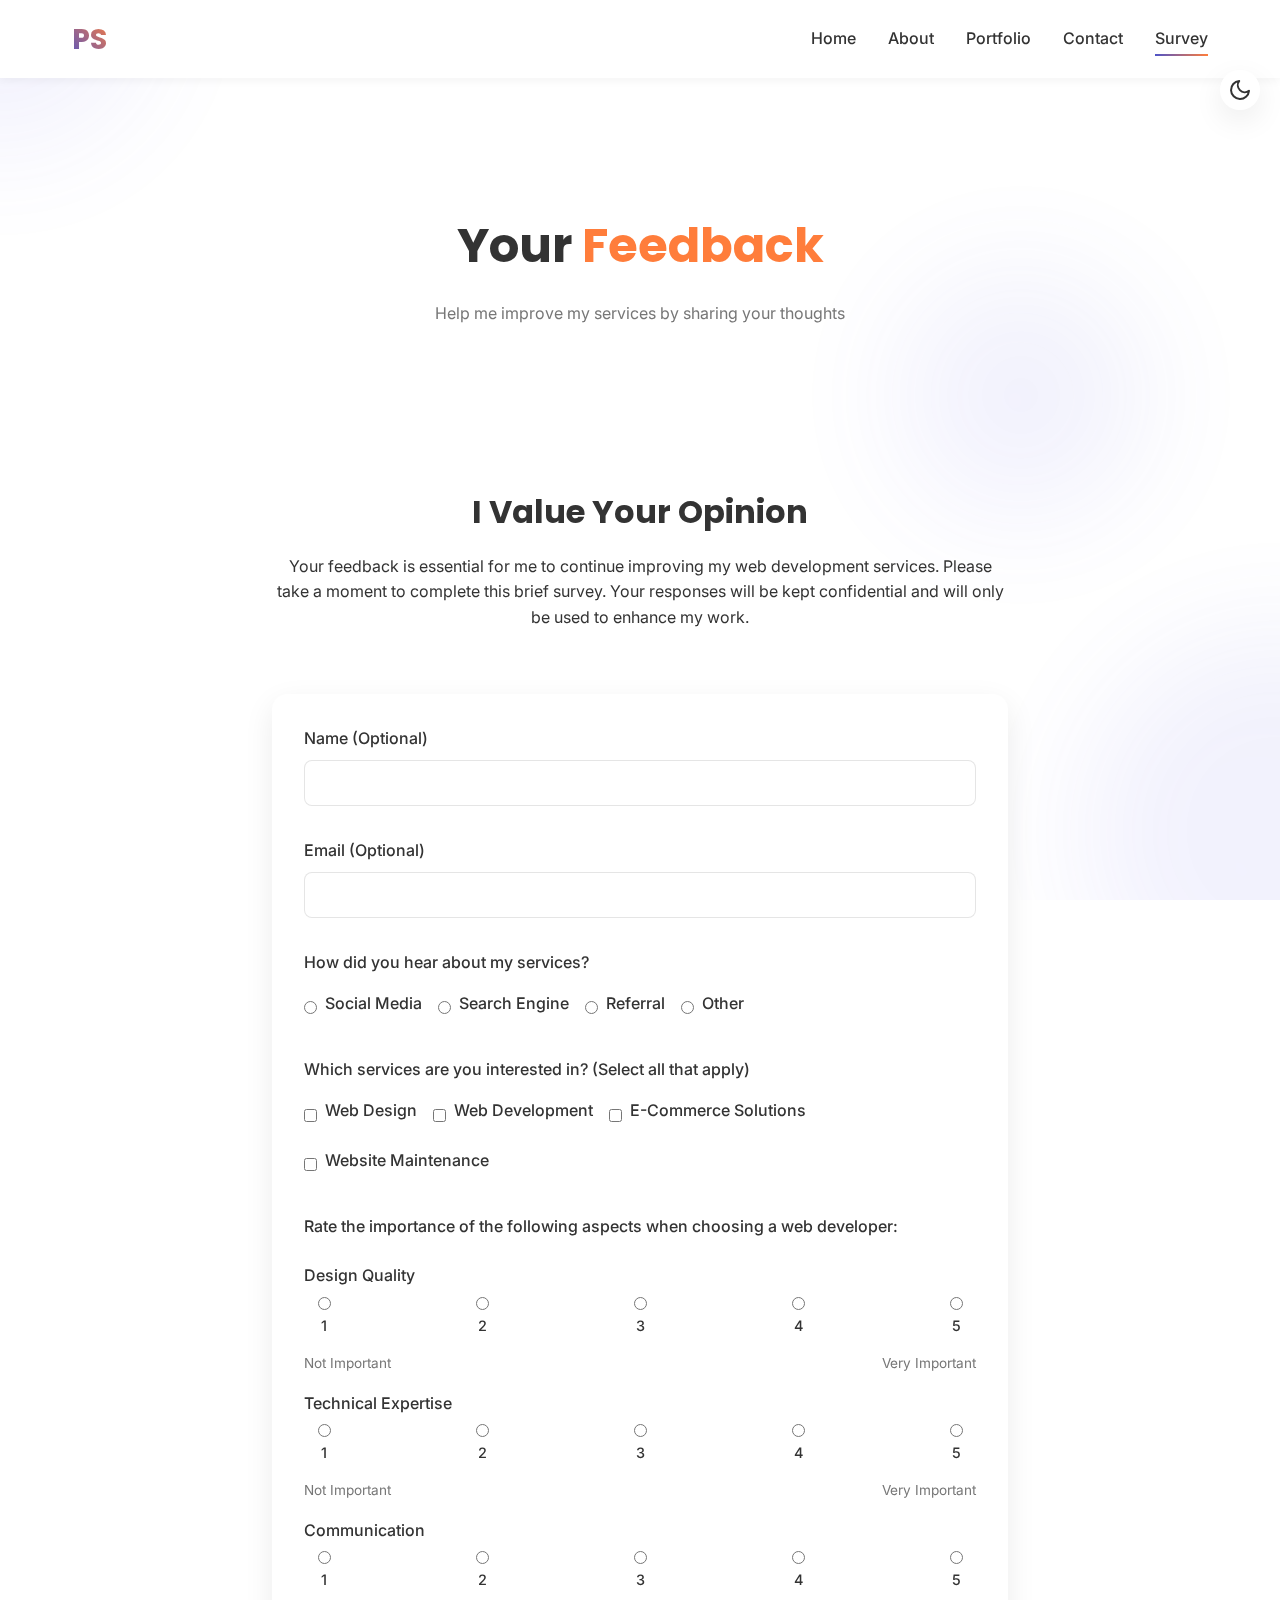
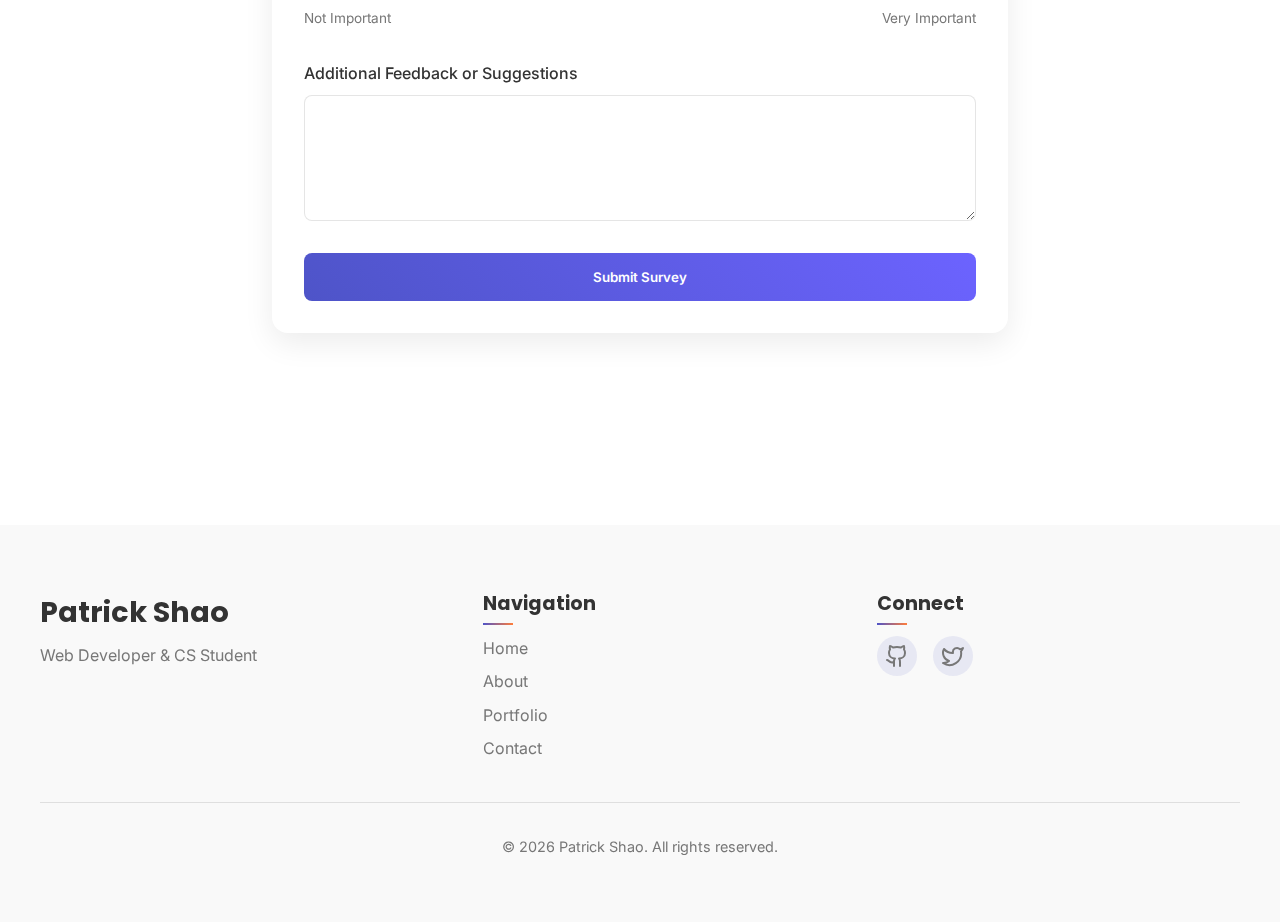
<file: survey.html>
<!DOCTYPE html>
<html lang="en">
  <head>
    <meta charset="UTF-8" />
    <meta name="viewport" content="width=device-width, initial-scale=1.0" />
    <meta
      name="description"
      content="Survey - Patrick Shao's Web Development Services"
    />
    <meta
      name="keywords"
      content="survey, feedback, web development, Patrick Shao"
    />
    <meta name="author" content="Patrick Shao" />
    <title>Survey | Patrick Shao</title>
    <link rel="stylesheet" href="css/styles.css" />
    <link rel="stylesheet" href="css/responsive.css" />
    <link rel="preconnect" href="https://fonts.googleapis.com" />
    <link rel="preconnect" href="https://fonts.gstatic.com" crossorigin />
    <link
      href="https://fonts.googleapis.com/css2?family=Inter:wght@300;400;600;700&family=Poppins:wght@400;500;700&display=swap"
      rel="stylesheet"
    />
    <!-- Print styles -->
    <link rel="stylesheet" href="css/print.css" media="print" />
    <link rel="shortcut icon" href="./assets/man.png" />
  </head>
  <body>
    <!-- Theme Toggle -->
    <div class="theme-toggle">
      <button id="themeToggle" aria-label="Toggle dark/light mode">
        <svg
          class="sun-icon"
          xmlns="http://www.w3.org/2000/svg"
          width="24"
          height="24"
          viewBox="0 0 24 24"
          fill="none"
          stroke="currentColor"
          stroke-width="2"
          stroke-linecap="round"
          stroke-linejoin="round"
        >
          <circle cx="12" cy="12" r="5"></circle>
          <line x1="12" y1="1" x2="12" y2="3"></line>
          <line x1="12" y1="21" x2="12" y2="23"></line>
          <line x1="4.22" y1="4.22" x2="5.64" y2="5.64"></line>
          <line x1="18.36" y1="18.36" x2="19.78" y2="19.78"></line>
          <line x1="1" y1="12" x2="3" y2="12"></line>
          <line x1="21" y1="12" x2="23" y2="12"></line>
          <line x1="4.22" y1="19.78" x2="5.64" y2="18.36"></line>
          <line x1="18.36" y1="5.64" x2="19.78" y2="4.22"></line>
        </svg>
        <svg
          class="moon-icon"
          xmlns="http://www.w3.org/2000/svg"
          width="24"
          height="24"
          viewBox="0 0 24 24"
          fill="none"
          stroke="currentColor"
          stroke-width="2"
          stroke-linecap="round"
          stroke-linejoin="round"
        >
          <path d="M21 12.79A9 9 0 1 1 11.21 3 7 7 0 0 0 21 12.79z"></path>
        </svg>
      </button>
    </div>

    <!-- Animated Shapes Background -->
    <div class="shape-container">
      <div class="shape shape-1"></div>
      <div class="shape shape-2"></div>
      <div class="shape shape-3"></div>
      <div class="shape shape-4"></div>
    </div>

    <!-- Diagonal Navigation -->
    <nav class="main-nav">
      <div class="nav-container">
        <div class="logo">PS</div>
        <ul class="nav-links">
          <li><a href="index.html">Home</a></li>
          <li><a href="about.html">About</a></li>
          <li><a href="portfolio.html">Portfolio</a></li>
          <li><a href="contact.html">Contact</a></li>
          <li class="active"><a href="survey.html">Survey</a></li>
        </ul>
        <button class="hamburger" aria-label="Toggle navigation menu">
          <span></span>
          <span></span>
          <span></span>
        </button>
      </div>
    </nav>

    <!-- Main Content -->
    <main>
      <!-- Survey Hero Section -->
      <section class="survey-hero">
        <div class="section-header">
          <h1>Your <span class="highlight">Feedback</span></h1>
          <p>Help me improve my services by sharing your thoughts</p>
        </div>
      </section>

      <!-- Survey Form -->
      <section class="survey-content reveal">
        <div class="survey-intro">
          <h2>I Value Your Opinion</h2>
          <p>
            Your feedback is essential for me to continue improving my web
            development services. Please take a moment to complete this brief
            survey. Your responses will be kept confidential and will only be
            used to enhance my work.
          </p>
        </div>

        <form id="surveyForm" class="survey-form">
          <div class="form-group">
            <label for="name">Name (Optional)</label>
            <input type="text" id="name" name="name" />
          </div>

          <div class="form-group">
            <label for="email">Email (Optional)</label>
            <input type="email" id="email" name="email" />
          </div>

          <div class="form-group">
            <label>How did you hear about my services?</label>
            <div class="radio-group">
              <div class="radio-option">
                <input
                  type="radio"
                  id="social"
                  name="referral"
                  value="social"
                />
                <label for="social">Social Media</label>
              </div>
              <div class="radio-option">
                <input
                  type="radio"
                  id="search"
                  name="referral"
                  value="search"
                />
                <label for="search">Search Engine</label>
              </div>
              <div class="radio-option">
                <input
                  type="radio"
                  id="referral"
                  name="referral"
                  value="referral"
                />
                <label for="referral">Referral</label>
              </div>
              <div class="radio-option">
                <input type="radio" id="other" name="referral" value="other" />
                <label for="other">Other</label>
              </div>
            </div>
          </div>

          <div class="form-group">
            <label
              >Which services are you interested in? (Select all that
              apply)</label
            >
            <div class="checkbox-group">
              <div class="checkbox-option">
                <input
                  type="checkbox"
                  id="webDesign"
                  name="interests"
                  value="webDesign"
                />
                <label for="webDesign">Web Design</label>
              </div>
              <div class="checkbox-option">
                <input
                  type="checkbox"
                  id="webDev"
                  name="interests"
                  value="webDev"
                />
                <label for="webDev">Web Development</label>
              </div>
              <div class="checkbox-option">
                <input
                  type="checkbox"
                  id="ecommerce"
                  name="interests"
                  value="ecommerce"
                />
                <label for="ecommerce">E-Commerce Solutions</label>
              </div>
              <div class="checkbox-option">
                <input
                  type="checkbox"
                  id="maintenance"
                  name="interests"
                  value="maintenance"
                />
                <label for="maintenance">Website Maintenance</label>
              </div>
            </div>
          </div>

          <div class="form-group">
            <label
              >Rate the importance of the following aspects when choosing a web
              developer:</label
            >

            <div class="rating-item">
              <span class="rating-label">Design Quality</span>
              <div class="rating-options">
                <div class="rating-option">
                  <input
                    type="radio"
                    id="design1"
                    name="designRating"
                    value="1"
                    required
                  />
                  <label for="design1">1</label>
                </div>
                <div class="rating-option">
                  <input
                    type="radio"
                    id="design2"
                    name="designRating"
                    value="2"
                  />
                  <label for="design2">2</label>
                </div>
                <div class="rating-option">
                  <input
                    type="radio"
                    id="design3"
                    name="designRating"
                    value="3"
                  />
                  <label for="design3">3</label>
                </div>
                <div class="rating-option">
                  <input
                    type="radio"
                    id="design4"
                    name="designRating"
                    value="4"
                  />
                  <label for="design4">4</label>
                </div>
                <div class="rating-option">
                  <input
                    type="radio"
                    id="design5"
                    name="designRating"
                    value="5"
                  />
                  <label for="design5">5</label>
                </div>
              </div>
              <div class="rating-labels">
                <span>Not Important</span>
                <span>Very Important</span>
              </div>
            </div>

            <div class="rating-item">
              <span class="rating-label">Technical Expertise</span>
              <div class="rating-options">
                <div class="rating-option">
                  <input
                    type="radio"
                    id="tech1"
                    name="techRating"
                    value="1"
                    required
                  />
                  <label for="tech1">1</label>
                </div>
                <div class="rating-option">
                  <input type="radio" id="tech2" name="techRating" value="2" />
                  <label for="tech2">2</label>
                </div>
                <div class="rating-option">
                  <input type="radio" id="tech3" name="techRating" value="3" />
                  <label for="tech3">3</label>
                </div>
                <div class="rating-option">
                  <input type="radio" id="tech4" name="techRating" value="4" />
                  <label for="tech4">4</label>
                </div>
                <div class="rating-option">
                  <input type="radio" id="tech5" name="techRating" value="5" />
                  <label for="tech5">5</label>
                </div>
              </div>
              <div class="rating-labels">
                <span>Not Important</span>
                <span>Very Important</span>
              </div>
            </div>

            <div class="rating-item">
              <span class="rating-label">Communication</span>
              <div class="rating-options">
                <div class="rating-option">
                  <input
                    type="radio"
                    id="comm1"
                    name="commRating"
                    value="1"
                    required
                  />
                  <label for="comm1">1</label>
                </div>
                <div class="rating-option">
                  <input type="radio" id="comm2" name="commRating" value="2" />
                  <label for="comm2">2</label>
                </div>
                <div class="rating-option">
                  <input type="radio" id="comm3" name="commRating" value="3" />
                  <label for="comm3">3</label>
                </div>
                <div class="rating-option">
                  <input type="radio" id="comm4" name="commRating" value="4" />
                  <label for="comm4">4</label>
                </div>
                <div class="rating-option">
                  <input type="radio" id="comm5" name="commRating" value="5" />
                  <label for="comm5">5</label>
                </div>
              </div>
              <div class="rating-labels">
                <span>Not Important</span>
                <span>Very Important</span>
              </div>
            </div>
          </div>

          <div class="form-group">
            <label for="feedback">Additional Feedback or Suggestions</label>
            <textarea id="feedback" name="feedback" rows="5"></textarea>
          </div>

          <div class="form-group">
            <button type="submit" class="submit-btn" id="surveySubmit">
              <span class="btn-text">Submit Survey</span>
            </button>
          </div>
        </form>
      </section>
    </main>

    <!-- Footer -->
    <footer>
      <div class="footer-content">
        <div class="footer-logo">
          <h3>Patrick Shao</h3>
          <p>Web Developer & CS Student</p>
        </div>
        <div class="footer-links">
          <div class="footer-section">
            <h4>Navigation</h4>
            <ul>
              <li><a href="index.html">Home</a></li>
              <li><a href="about.html">About</a></li>
              <li><a href="portfolio.html">Portfolio</a></li>
              <li><a href="contact.html">Contact</a></li>
            </ul>
          </div>
          <div class="footer-section">
            <h4>Connect</h4>
            <ul class="social-links">
              <li>
                <a href="https://github.com/patrick-paul" aria-label="GitHub">
                  <svg
                    xmlns="http://www.w3.org/2000/svg"
                    width="24"
                    height="24"
                    viewBox="0 0 24 24"
                    fill="none"
                    stroke="currentColor"
                    stroke-width="2"
                    stroke-linecap="round"
                    stroke-linejoin="round"
                  >
                    <path
                      d="M15 22v-4a4.8 4.8 0 0 0-1-3.5c3 0 6-2 6-5.5.08-1.25-.27-2.48-1-3.5.28-1.15.28-2.35 0-3.5 0 0-1 0-3 1.5-2.64-.5-5.36-.5-8 0C6 2 5 2 5 2c-.3 1.15-.3 2.35 0 3.5A5.403 5.403 0 0 0 4 9c0 3.5 3 5.5 6 5.5-.39.49-.68 1.05-.85 1.65-.17.6-.22 1.23-.15 1.85v4"
                    ></path>
                    <path d="M9 18c-4.51 2-5-2-7-2"></path>
                  </svg>
                </a>
              </li>
              <li>
                <a href="https://x.com/patrick_forreal" aria-label="Twitter">
                  <svg
                    xmlns="http://www.w3.org/2000/svg"
                    width="24"
                    height="24"
                    viewBox="0 0 24 24"
                    fill="none"
                    stroke="currentColor"
                    stroke-width="2"
                    stroke-linecap="round"
                    stroke-linejoin="round"
                  >
                    <path
                      d="M22 4s-.7 2.1-2 3.4c1.6 10-9.4 17.3-18 11.6 2.2.1 4.4-.6 6-2C3 15.5.5 9.6 3 5c2.2 2.6 5.6 4.1 9 4-.9-4.2 4-6.6 7-3.8 1.1 0 3-1.2 3-1.2z"
                    ></path>
                  </svg>
                </a>
              </li>
            </ul>
          </div>
        </div>
      </div>
      <div class="footer-bottom">
        <p>
          &copy;
          <script>
            document.write(new Date().getFullYear());
          </script>
          Patrick Shao. All rights reserved.
        </p>
      </div>
    </footer>

    <script src="js/main.js"></script>
    <script src="js/survey.js"></script>
  </body>
</html>
</file>
<file: css/responsive.css>
/* 
============================
PATRICK SHAO - PORTFOLIO
============================
Responsive Stylesheet
*/

/* Large Desktops (1200px and up) */
@media (min-width: 1200px) {
  .container {
    max-width: 1140px;
  }
}

/* Medium to Large Desktops (992px - 1199px) */
@media (max-width: 1199px) {
  .container {
    max-width: 960px;
  }

  html {
    font-size: 15px;
  }

  .hero-text h1 {
    font-size: 3.5rem;
  }

  .typewriter {
    font-size: 1.8rem;
  }

  .image-container {
    width: 300px;
    height: 300px;
  }

  .section-header h1 {
    font-size: 2.5rem;
  }

  .section-header h2 {
    font-size: 2.2rem;
  }
}

/* Tablets to Small Desktops (768px - 991px) */
@media (max-width: 991px) {
  .container {
    max-width: 720px;
  }

  html {
    font-size: 14px;
  }

  .nav-container {
    padding: 1rem;
  }

  .hero-content {
    flex-direction: column-reverse;
    gap: var(--spacing-md);
    text-align: center;
  }

  .hero-text {
    width: 100%;
  }

  .hero-text h1 {
    font-size: 3rem;
  }

  .typewriter-container {
    justify-content: center;
    margin: 0 auto var(--spacing-md);
  }

  .typewriter {
    font-size: 1.6rem;
  }

  .cta-container {
    text-align: center;
  }

  .image-container {
    width: 250px;
    height: 250px;
    margin: 0 auto;
  }

  .about-content,
  .contact-content {
    grid-template-columns: 1fr;
    gap: var(--spacing-lg);
  }

  .profile-image {
    max-width: 300px;
    margin: 0 auto;
  }

  .project-card {
    grid-template-columns: 1fr;
    gap: var(--spacing-md);
  }

  .project-card:nth-child(even) {
    direction: ltr;
  }

  .project-image {
    max-height: 300px;
  }

  .featured-project {
    grid-template-columns: 1fr;
    gap: var(--spacing-md);
  }

  .footer-content {
    grid-template-columns: 1fr;
    gap: var(--spacing-md);
  }
}

/* Mobile Devices (576px - 767px) */
@media (max-width: 767px) {
  .container {
    max-width: 540px;
  }

  html {
    font-size: 14px;
  }

  section {
    padding: var(--spacing-md) var(--spacing-sm);
  }

  .nav-links {
    position: fixed;
    top: 80px;
    left: 0;
    width: 100%;
    background-color: var(--bg-color);
    flex-direction: column;
    align-items: center;
    padding: 2rem 0;
    transform: translateY(-150%);
    transition: transform var(--transition-normal);
    box-shadow: 0 10px 20px rgba(0, 0, 0, 0.1);
    z-index: 99;
  }

  .nav-links.active {
    transform: translateY(0);
  }

  .nav-links li {
    margin: 1rem 0;
    text-align: center;
  }

  .hamburger {
    display: flex;
  }

  .hero {
    padding-top: var(--spacing-md);
  }

  .hero-text h1 {
    font-size: 2.5rem;
  }

  .typewriter {
    font-size: 1.4rem;
  }

  .skills-preview {
    grid-template-columns: 1fr;
  }

  .section-header h1 {
    font-size: 2.2rem;
  }

  .section-header h2 {
    font-size: 1.8rem;
  }

  .skills-list ul {
    flex-direction: column;
    gap: 0.5rem;
  }

  .skills-list ul li {
    display: inline-block;
  }

  .rating-options {
    justify-content: space-around;
  }

  .rating-option {
    width: auto;
  }

  .cta-section h2 {
    font-size: 1.8rem;
  }

  .cta-section p {
    font-size: 1rem;
  }
}

/* Small Mobile Devices (Up to 575px) */
@media (max-width: 575px) {
  html {
    font-size: 13px;
  }

  .nav-container {
    padding: 0.8rem;
  }

  .hero-text h1 {
    font-size: 2.2rem;
  }

  .typewriter {
    font-size: 1.2rem;
  }

  .image-container {
    width: 200px;
    height: 200px;
  }

  .section-header {
    margin-bottom: var(--spacing-md);
  }

  .project-tech {
    flex-direction: column;
    gap: 0.5rem;
  }

  .project-tech span {
    display: inline-block;
    margin-right: 0.5rem;
    margin-bottom: 0.5rem;
  }

  .radio-group,
  .checkbox-group {
    flex-direction: column;
    gap: 0.5rem;
  }

  .contact-item {
    flex-direction: column;
    align-items: flex-start;
  }

  .contact-icon {
    margin-bottom: 0.5rem;
  }

  .footer-links {
    grid-template-columns: 1fr;
  }
}

/* Dark Mode Navigation Adjustments */
@media (max-width: 767px) {
  body.dark-mode .nav-links {
    background-color: var(--bg-color);
  }
}

/* Print Styles (handled in print.css) */
</file>
<file: css/print.css>
/* 
============================
PATRICK SHAO - PORTFOLIO
============================
Print Stylesheet
*/

@media print {
  /* Hide elements not needed for print */
  nav,
  .theme-toggle,
  .shape-container,
  .hamburger,
  .cta-section,
  .cta-button,
  .cta-container,
  footer,
  .social-links,
  .contact-form-container,
  iframe,
  .show-details-btn,
  .project-details {
    display: none !important;
  }

  /* General adjustments */
  body {
    background-color: white;
    color: black;
    font-size: 12pt;
    line-height: 1.4;
    padding: 0;
    margin: 0;
  }

  main {
    padding-top: 0;
  }

  a {
    color: black;
    text-decoration: underline;
  }

  /* Show URLs after links */
  a[href]:after {
    content: " (" attr(href) ")";
    font-size: 90%;
  }

  /* Don't show URLs for internal links */
  a[href^="#"]:after,
  a[href^="javascript:"]:after {
    content: "";
  }

  /* Improve readability */
  p,
  h2,
  h3,
  h4 {
    orphans: 3;
    widows: 3;
  }

  h1,
  h2,
  h3,
  h4 {
    page-break-after: avoid;
  }

  /* Specific adjustments for About page */
  .about-content {
    display: block;
  }

  .about-image,
  .about-text {
    width: 100%;
    margin-bottom: 20pt;
  }

  .profile-image {
    max-width: 200pt;
    margin: 0 auto 20pt;
  }

  .skills-section,
  .education-section {
    page-break-inside: avoid;
  }

  .skills-list ul li {
    display: inline-block;
    margin-right: 10pt;
    background: none;
    padding: 0;
  }

  /* Add page information */
  @page {
    margin: 2cm;
  }

  /* Add header with name */
  @page {
    @top-center {
      content: "Patrick Shao - Web Developer";
      font-family: "Poppins", sans-serif;
      font-weight: bold;
    }
  }

  /* Add page numbers */
  @page {
    @bottom-center {
      content: "Page " counter(page);
    }
  }
}
</file>
<file: css/styles.css>
/* 
============================
PATRICK SHAO - PORTFOLIO
============================
Main Stylesheet
*/

/* 
============================
CSS VARIABLES & RESET
============================
*/
:root {
  /* Color Palette */
  --primary-color: #4e54c8;
  --primary-light: #6c63ff;
  --primary-dark: #3f3d9e;
  --secondary-color: #ff7d3b;
  --secondary-light: #ff9b69;
  --secondary-dark: #e66a2d;
  --accent-color: #2cc0a0;

  /* Dark/Light Mode Colors */
  --bg-color: #ffffff;
  --bg-secondary: #f9f9f9;
  --text-color: #333333;
  --text-light: #777777;
  --border-color: rgba(0, 0, 0, 0.1);
  --card-bg: #ffffff;
  --shadow-color: rgba(0, 0, 0, 0.08);

  /* Typography */
  --font-heading: "Poppins", sans-serif;
  --font-body: "Inter", sans-serif;

  /* Spacing */
  --spacing-xs: 0.5rem;
  --spacing-sm: 1rem;
  --spacing-md: 2rem;
  --spacing-lg: 4rem;
  --spacing-xl: 8rem;

  /* Borders & Shadows */
  --border-radius-sm: 0.25rem;
  --border-radius-md: 0.5rem;
  --border-radius-lg: 1rem;
  --border-radius-xl: 2rem;
  --border-radius-full: 50%;

  --box-shadow: 0 10px 30px var(--shadow-color);
  --box-shadow-hover: 0 15px 35px rgba(0, 0, 0, 0.12);

  /* Animation */
  --transition-fast: 0.2s ease;
  --transition-normal: 0.3s ease;
  --transition-slow: 0.5s ease;
}

/* Dark Mode */
body.dark-mode {
  --bg-color: #121212;
  --bg-secondary: #1e1e1e;
  --text-color: #f0f0f0;
  --text-light: #bbbbbb;
  --border-color: rgba(255, 255, 255, 0.1);
  --card-bg: #1e1e1e;
  --shadow-color: rgba(0, 0, 0, 0.2);
}

/* Reset */
*,
*::before,
*::after {
  box-sizing: border-box;
  margin: 0;
  padding: 0;
}

html {
  font-size: 16px;
  scroll-behavior: smooth;
}

body {
  font-family: var(--font-body);
  color: var(--text-color);
  background-color: var(--bg-color);
  line-height: 1.6;
  overflow-x: hidden;
  transition: background-color var(--transition-normal),
    color var(--transition-normal);
}

img {
  max-width: 100%;
  height: auto;
  display: block;
}

a {
  color: var(--primary-color);
  text-decoration: none;
  transition: color var(--transition-fast);
}

a:hover {
  color: var(--primary-light);
}

ul,
ol {
  list-style-position: inside;
}

button {
  cursor: pointer;
  font-family: var(--font-body);
  border: none;
  background: none;
}

input,
textarea,
select {
  font-family: var(--font-body);
  font-size: 1rem;
}

/* 
============================
UTILITY CLASSES
============================
*/
.highlight {
  color: var(--secondary-color);
}

.reveal {
  opacity: 0;
  transform: translateY(30px);
  transition: opacity 0.8s ease, transform 0.8s ease;
}

.reveal.active {
  opacity: 1;
  transform: translateY(0);
}

.slide-in-left {
  opacity: 0;
  transform: translateX(-50px);
  transition: opacity 0.8s ease, transform 0.8s ease;
}

.slide-in-right {
  opacity: 0;
  transform: translateX(50px);
  transition: opacity 0.8s ease, transform 0.8s ease;
}

.slide-in-left.active,
.slide-in-right.active {
  opacity: 1;
  transform: translateX(0);
}

.ripple {
  position: relative;
  overflow: hidden;
}

.ripple::after {
  content: "";
  position: absolute;
  width: 5px;
  height: 5px;
  background: rgba(255, 255, 255, 0.5);
  display: block;
  border-radius: 50%;
  opacity: 0.6;
  transform: scale(0);
}

/* 
============================
THEME TOGGLE
============================
*/
.theme-toggle {
  position: fixed;
  top: 20px;
  right: 20px;
  margin-top: 50px;
  z-index: 1000;
}

.theme-toggle button {
  background-color: var(--card-bg);
  color: var(--text-color);
  border-radius: var(--border-radius-full);
  width: 40px;
  height: 40px;
  display: flex;
  align-items: center;
  justify-content: center;
  box-shadow: var(--box-shadow);
  transition: var(--transition-normal);
}

.theme-toggle button:hover {
  transform: translateY(-3px);
  box-shadow: var(--box-shadow-hover);
}

body:not(.dark-mode) .moon-icon {
  display: block;
}

body:not(.dark-mode) .sun-icon {
  display: none;
}

body.dark-mode .moon-icon {
  display: none;
}

body.dark-mode .sun-icon {
  display: block;
}

/* 
============================
ANIMATED SHAPES
============================
*/
.shape-container {
  position: fixed;
  top: 0;
  left: 0;
  width: 100%;
  height: 100%;
  z-index: -1;
  overflow: hidden;
  pointer-events: none;
}

.shape {
  position: absolute;
  background: linear-gradient(
    45deg,
    var(--primary-light),
    var(--primary-color)
  );
  border-radius: 50%;
  filter: blur(60px);
  opacity: 0.08;
  animation: float 20s infinite ease-in-out;
}

.shape-1 {
  width: 300px;
  height: 300px;
  top: -150px;
  left: -150px;
  animation-delay: 0s;
}

.shape-2 {
  width: 400px;
  height: 400px;
  top: 70%;
  right: -200px;
  animation-delay: -5s;
}

.shape-3 {
  width: 200px;
  height: 200px;
  bottom: -100px;
  left: 30%;
  animation-delay: -10s;
}

.shape-4 {
  width: 250px;
  height: 250px;
  top: 30%;
  left: 70%;
  animation-delay: -15s;
}

@keyframes float {
  0% {
    transform: translate(0, 0) rotate(0deg);
  }
  25% {
    transform: translate(10px, 30px) rotate(5deg);
  }
  50% {
    transform: translate(20px, -20px) rotate(10deg);
  }
  75% {
    transform: translate(-10px, 40px) rotate(5deg);
  }
  100% {
    transform: translate(0, 0) rotate(0deg);
  }
}

/* 
============================
NAVIGATION
============================
*/
.main-nav {
  position: fixed;
  top: 0;
  left: 0;
  width: 100%;
  background-color: rgba(255, 255, 255, 0.95);
  backdrop-filter: blur(10px);
  z-index: 100;
  box-shadow: 0 2px 10px rgba(0, 0, 0, 0.05);
  transform: translateZ(0);
  transition: var(--transition-normal);
}

.dark-mode .main-nav {
  background-color: rgba(18, 18, 18, 0.95);
}

.nav-container {
  max-width: 1200px;
  margin: 0 auto;
  display: flex;
  justify-content: space-between;
  align-items: center;
  padding: 1rem 2rem;
}

.logo {
  font-size: 1.8rem;
  font-weight: 700;
  font-family: var(--font-heading);
  color: var(--primary-color);
  background: linear-gradient(
    45deg,
    var(--primary-color),
    var(--secondary-color)
  );
  -webkit-background-clip: text;
  -webkit-text-fill-color: transparent;
  background-clip: text;
}

.nav-links {
  display: flex;
  list-style: none;
}

.nav-links li {
  margin-left: 2rem;
  position: relative;
}

.nav-links li a {
  color: var(--text-color);
  font-weight: 500;
  position: relative;
  padding: 0.5rem 0;
}

.nav-links li a::after {
  content: "";
  position: absolute;
  bottom: 0;
  left: 0;
  width: 0;
  height: 2px;
  background: linear-gradient(
    to right,
    var(--primary-color),
    var(--secondary-color)
  );
  transition: width var(--transition-normal);
}

.nav-links li a:hover::after,
.nav-links li.active a::after {
  width: 100%;
}

.hamburger {
  display: none;
  flex-direction: column;
  justify-content: space-between;
  width: 30px;
  height: 20px;
  background: transparent;
  border: none;
  cursor: pointer;
  padding: 0;
}

.hamburger span {
  width: 100%;
  height: 2px;
  background-color: var(--text-color);
  transition: var(--transition-normal);
}

/* 
============================
MAIN CONTENT LAYOUT
============================
*/
main {
  padding-top: 80px;
  min-height: calc(100vh - 300px);
}

section {
  padding: var(--spacing-lg) var(--spacing-md);
  max-width: 1200px;
  margin: 0 auto;
}

.section-header {
  text-align: center;
  margin-bottom: var(--spacing-lg);
}

.section-header h1,
.section-header h2 {
  font-family: var(--font-heading);
  font-weight: 700;
  margin-bottom: var(--spacing-sm);
  position: relative;
  display: inline-block;
}

.section-header h1 {
  font-size: 3rem;
}

.section-header h2 {
  font-size: 2.5rem;
}

.section-header p {
  color: var(--text-light);
  max-width: 600px;
  margin: 0 auto;
}

/* 
============================
HERO SECTION
============================
*/
.hero {
  padding: var(--spacing-lg) var(--spacing-md);
  max-width: 1200px;
  margin: 0 auto;
  min-height: calc(100vh - 80px);
  display: flex;
  flex-direction: column;
  justify-content: center;
}

.greeting-container {
  margin-bottom: var(--spacing-md);
}

.hero-content {
  display: flex;
  align-items: center;
  justify-content: space-between;
  gap: var(--spacing-lg);
}

.hero-text {
  flex: 1;
}

.hero-text h1 {
  font-family: var(--font-heading);
  font-size: 4rem;
  font-weight: 700;
  margin-bottom: var(--spacing-sm);
  background: linear-gradient(
    45deg,
    var(--primary-color),
    var(--secondary-color)
  );
  -webkit-background-clip: text;
  -webkit-text-fill-color: transparent;
  background-clip: text;
}

.typewriter-container {
  height: 50px;
  margin-bottom: var(--spacing-md);
}

.typewriter {
  font-family: var(--font-heading);
  font-size: 2rem;
  font-weight: 600;
  color: var(--text-color);
  border-right: 0.1em solid var(--secondary-color);
  white-space: nowrap;
  overflow: hidden;
  animation: blink-caret 0.75s step-end infinite;
}

@keyframes blink-caret {
  from,
  to {
    border-color: transparent;
  }
  50% {
    border-color: var(--secondary-color);
  }
}

.hero-description {
  font-size: 1.2rem;
  color: var(--text-light);
  margin-bottom: var(--spacing-md);
}

.hero-image {
  flex: 1;
  display: flex;
  justify-content: center;
  align-items: center;
}

.image-container {
  width: 350px;
  height: 350px;
  position: relative;
  border-radius: var(--border-radius-full);
  overflow: hidden;
  box-shadow: var(--box-shadow);
  transform: rotate(5deg);
  transition: transform var(--transition-normal);
}

.image-container:hover {
  transform: rotate(0deg) scale(1.05);
}

.image-container img {
  width: 100%;
  height: 100%;
  object-fit: cover;
}

.cta-container {
  margin-top: var(--spacing-md);
}

.cta-button {
  display: inline-block;
  background: linear-gradient(
    45deg,
    var(--primary-color),
    var(--primary-light)
  );
  color: white;
  font-weight: 600;
  padding: 1rem 2rem;
  border-radius: var(--border-radius-md);
  box-shadow: 0 4px 15px rgba(0, 0, 0, 0.1);
  transition: transform var(--transition-normal),
    box-shadow var(--transition-normal);
  position: relative;
  overflow: hidden;
  z-index: 1;
}

.cta-button:hover {
  transform: translateY(-5px);
  box-shadow: 0 10px 25px rgba(0, 0, 0, 0.15);
  color: white;
}

.cta-button::before {
  content: "";
  position: absolute;
  top: 0;
  left: 0;
  width: 100%;
  height: 100%;
  background: linear-gradient(
    45deg,
    var(--secondary-color),
    var(--secondary-light)
  );
  opacity: 0;
  z-index: -1;
  transition: opacity var(--transition-normal);
}

.cta-button:hover::before {
  opacity: 1;
}

/* 
============================
INTRO SECTION
============================
*/
.intro {
  text-align: center;
}

.intro-content {
  max-width: 800px;
  margin: 0 auto;
}

.intro-content p {
  font-size: 1.2rem;
  line-height: 1.8;
}

/* 
============================
SKILLS PREVIEW
============================
*/
.skills-preview {
  display: grid;
  grid-template-columns: repeat(auto-fit, minmax(300px, 1fr));
  gap: var(--spacing-md);
  margin-top: var(--spacing-lg);
}

.skill-card {
  background-color: var(--card-bg);
  border-radius: var(--border-radius-lg);
  padding: var(--spacing-md);
  box-shadow: var(--box-shadow);
  transition: transform var(--transition-normal),
    box-shadow var(--transition-normal);
  position: relative;
  z-index: 1;
  overflow: hidden;
}

.skill-card::before {
  content: "";
  position: absolute;
  top: 0;
  left: 0;
  width: 100%;
  height: 100%;
  background: linear-gradient(
    45deg,
    var(--primary-color),
    var(--primary-light)
  );
  z-index: -1;
  opacity: 0;
  transition: opacity var(--transition-normal);
}

.skill-card:hover {
  transform: translateY(-10px);
  box-shadow: var(--box-shadow-hover);
  color: white;
}

.skill-card:hover::before {
  opacity: 1;
}

.skill-icon {
  width: 60px;
  height: 60px;
  background-color: rgba(78, 84, 200, 0.1);
  border-radius: var(--border-radius-full);
  display: flex;
  align-items: center;
  justify-content: center;
  margin-bottom: var(--spacing-sm);
  color: var(--primary-color);
  transition: background-color var(--transition-normal),
    color var(--transition-normal);
}

.skill-card:hover .skill-icon {
  background-color: rgba(255, 255, 255, 0.2);
  color: white;
}

.skill-card h3 {
  font-family: var(--font-heading);
  font-size: 1.5rem;
  margin-bottom: var(--spacing-sm);
  transition: color var(--transition-normal);
}

.skill-card p {
  color: var(--text-light);
  transition: color var(--transition-normal);
}

.skill-card:hover p {
  color: rgba(255, 255, 255, 0.8);
}

/* 
============================
PROJECT PREVIEW
============================
*/
.project-preview {
  margin-top: var(--spacing-xl);
}

.featured-project {
  display: grid;
  grid-template-columns: 1fr 1fr;
  gap: var(--spacing-lg);
  align-items: center;
}

.project-image {
  border-radius: var(--border-radius-lg);
  overflow: hidden;
  box-shadow: var(--box-shadow);
  position: relative;
}

.project-image img {
  width: 100%;
  height: auto;
  transition: transform var(--transition-normal);
}

.project-image:hover img {
  transform: scale(1.05);
}

.project-info h3 {
  font-family: var(--font-heading);
  font-size: 2rem;
  margin-bottom: var(--spacing-sm);
}

.project-info p {
  color: var(--text-light);
  margin-bottom: var(--spacing-md);
}

.project-link {
  display: inline-flex;
  align-items: center;
  font-weight: 600;
  color: var(--primary-color);
  transition: color var(--transition-normal);
}

.project-link span {
  margin-left: 0.5rem;
  transition: transform var(--transition-normal);
}

.project-link:hover {
  color: var(--secondary-color);
}

.project-link:hover span {
  transform: translateX(5px);
}

/* 
============================
ABOUT PAGE
============================
*/
.about-hero {
  padding-top: var(--spacing-xl);
  padding-bottom: var(--spacing-md);
}

.about-content {
  display: grid;
  grid-template-columns: 1fr 1fr;
  gap: var(--spacing-lg);
  align-items: start;
}

.profile-image {
  width: 100%;
  height: auto;
  border-radius: var(--border-radius-lg);
  overflow: hidden;
  box-shadow: var(--box-shadow);
}

.about-text h2 {
  font-family: var(--font-heading);
  font-size: 2.5rem;
  margin-bottom: 0.5rem;
}

.about-text h3 {
  font-family: var(--font-heading);
  font-size: 1.5rem;
  color: var(--secondary-color);
  margin-bottom: var(--spacing-sm);
}

.about-text p {
  margin-bottom: var(--spacing-md);
}

.skills-section,
.education-section {
  margin-top: var(--spacing-md);
}

.skills-section h3,
.education-section h3 {
  font-family: var(--font-heading);
  font-size: 1.5rem;
  margin-bottom: var(--spacing-sm);
  color: var(--text-color);
}

.skills-list {
  list-style: none;
}

.skills-list > li {
  margin-bottom: var(--spacing-sm);
}

.skills-list h4 {
  font-family: var(--font-heading);
  font-size: 1.1rem;
  margin-bottom: 0.5rem;
  color: var(--primary-color);
}

.skills-list ul {
  list-style: none;
  display: flex;
  flex-wrap: wrap;
  gap: 0.5rem;
}

.skills-list ul li {
  background-color: rgba(78, 84, 200, 0.1);
  color: var(--primary-color);
  padding: 0.25rem 0.75rem;
  border-radius: var(--border-radius-sm);
  font-size: 0.9rem;
  transition: var(--transition-normal);
}

.skills-list ul li:hover {
  background-color: var(--primary-color);
  color: white;
}

.education-item h4 {
  font-family: var(--font-heading);
  font-size: 1.1rem;
  margin-bottom: 0.25rem;
}

.education-item p {
  margin-bottom: 0.25rem;
  color: var(--text-light);
}

.location-section {
  margin-top: var(--spacing-xl);
}

.map-container {
  position: relative;
  border-radius: var(--border-radius-lg);
  overflow: hidden;
  height: 450px;
  box-shadow: var(--box-shadow);
}

.map-overlay {
  position: absolute;
  bottom: 0;
  left: 0;
  width: 100%;
  padding: var(--spacing-md);
  background: linear-gradient(to top, rgba(0, 0, 0, 0.7), transparent);
  color: white;
}

.location-info h3 {
  font-family: var(--font-heading);
  font-size: 1.5rem;
  margin-bottom: 0.5rem;
}

/* 
============================
PORTFOLIO PAGE
============================
*/
.portfolio-hero {
  padding-top: var(--spacing-xl);
  padding-bottom: var(--spacing-md);
}

.projects-grid {
  display: flex;
  flex-direction: column;
  gap: var(--spacing-xl);
}

.project-card {
  display: grid;
  grid-template-columns: 1fr 1fr;
  gap: var(--spacing-lg);
  align-items: center;
  background-color: var(--card-bg);
  border-radius: var(--border-radius-lg);
  overflow: hidden;
  box-shadow: var(--box-shadow);
  padding: var(--spacing-md);
}

.project-card:nth-child(even) {
  direction: rtl;
}

.project-card:nth-child(even) .project-info {
  direction: ltr;
}

.project-card .project-image {
  height: 100%;
  border-radius: var(--border-radius-lg);
  overflow: hidden;
}

.project-card .project-image img {
  width: 100%;
  height: 100%;
  object-fit: cover;
  transition: transform var(--transition-normal);
}

.project-card .project-image:hover img {
  transform: scale(1.05);
}

.project-info h2 {
  font-family: var(--font-heading);
  font-size: 2rem;
  margin-bottom: 0.5rem;
}

.project-type {
  color: var(--secondary-color);
  font-weight: 600;
  margin-bottom: var(--spacing-sm);
}

.project-description {
  color: var(--text-light);
  margin-bottom: var(--spacing-sm);
}

.project-tech {
  display: flex;
  flex-wrap: wrap;
  gap: 0.5rem;
  margin-bottom: var(--spacing-sm);
}

.project-tech span {
  background-color: rgba(78, 84, 200, 0.1);
  color: var(--primary-color);
  padding: 0.25rem 0.75rem;
  border-radius: var(--border-radius-sm);
  font-size: 0.9rem;
  transition: var(--transition-normal);
}

.project-tech span:hover {
  background-color: var(--primary-color);
  color: white;
}

.show-details-btn {
  background-color: transparent;
  color: var(--primary-color);
  border: 2px solid var(--primary-color);
  padding: 0.5rem 1rem;
  border-radius: var(--border-radius-md);
  font-weight: 600;
  transition: var(--transition-normal);
  margin-top: var(--spacing-sm);
}

.show-details-btn:hover {
  background-color: var(--primary-color);
  color: white;
}

.project-details {
  display: none;
  margin-top: var(--spacing-md);
  border-top: 1px solid var(--border-color);
  padding-top: var(--spacing-md);
}

.details-section {
  margin-bottom: var(--spacing-md);
}

.details-section h3 {
  font-family: var(--font-heading);
  font-size: 1.2rem;
  margin-bottom: 0.5rem;
  color: var(--primary-color);
}

.details-section p {
  margin-bottom: 0.5rem;
}

.details-section ul {
  list-style-type: disc;
  margin-left: 1.5rem;
  margin-bottom: 0.5rem;
}

.visit-site-btn {
  display: inline-block;
  background: linear-gradient(
    45deg,
    var(--primary-color),
    var(--primary-light)
  );
  color: white;
  font-weight: 600;
  padding: 0.5rem 1.5rem;
  border-radius: var(--border-radius-md);
  margin-top: var(--spacing-sm);
  transition: transform var(--transition-normal),
    box-shadow var(--transition-normal);
}

.visit-site-btn:hover {
  transform: translateY(-3px);
  box-shadow: 0 5px 15px rgba(0, 0, 0, 0.1);
  color: white;
}

/* 
============================
CONTACT PAGE
============================
*/
.contact-hero {
  padding-top: var(--spacing-xl);
  padding-bottom: var(--spacing-md);
}

.contact-content {
  display: grid;
  grid-template-columns: 1fr 1fr;
  gap: var(--spacing-lg);
  align-items: start;
}

.contact-info h2 {
  font-family: var(--font-heading);
  font-size: 2rem;
  margin-bottom: var(--spacing-sm);
}

.contact-info p {
  color: var(--text-light);
  margin-bottom: var(--spacing-md);
}

.contact-details {
  margin-top: var(--spacing-lg);
}

.contact-item {
  display: flex;
  align-items: flex-start;
  margin-bottom: var(--spacing-md);
}

.contact-icon {
  background-color: rgba(78, 84, 200, 0.1);
  color: var(--primary-color);
  width: 50px;
  height: 50px;
  border-radius: var(--border-radius-full);
  display: flex;
  align-items: center;
  justify-content: center;
  margin-right: var(--spacing-sm);
  flex-shrink: 0;
}

.contact-text h3 {
  font-family: var(--font-heading);
  font-size: 1.2rem;
  margin-bottom: 0.25rem;
}

.social-mini {
  display: flex;
  gap: 1rem;
}

.social-mini a {
  color: var(--primary-color);
  transition: color var(--transition-normal), transform var(--transition-normal);
}

.social-mini a:hover {
  color: var(--secondary-color);
  transform: translateY(-3px);
}

.contact-form-container {
  background-color: var(--card-bg);
  border-radius: var(--border-radius-lg);
  padding: var(--spacing-md);
  box-shadow: var(--box-shadow);
}

.contact-form {
  display: flex;
  flex-direction: column;
  gap: var(--spacing-md);
}

.form-group {
  display: flex;
  flex-direction: column;
}

.form-group label {
  margin-bottom: 0.5rem;
  font-weight: 500;
}

.required {
  color: #e74c3c;
}

input,
textarea,
select {
  padding: 0.75rem;
  border: 1px solid var(--border-color);
  border-radius: var(--border-radius-md);
  background-color: var(--bg-color);
  color: var(--text-color);
  font-family: var(--font-body);
  transition: border-color var(--transition-fast);
}

input:focus,
textarea:focus,
select:focus {
  outline: none;
  border-color: var(--primary-color);
}

.radio-group,
.checkbox-group {
  display: flex;
  flex-wrap: wrap;
  gap: 1rem;
  margin-top: 0.5rem;
}

.radio-option,
.checkbox-option {
  display: flex;
  align-items: center;
}

.radio-option input,
.checkbox-option input {
  margin-right: 0.5rem;
}

.validation-feedback {
  font-size: 0.85rem;
  margin-top: 0.25rem;
  height: 20px;
}

.valid-feedback {
  color: #2ecc71;
}

.invalid-feedback {
  color: #e74c3c;
}

.submit-btn {
  background: linear-gradient(
    45deg,
    var(--primary-color),
    var(--primary-light)
  );
  color: white;
  font-weight: 600;
  padding: 1rem;
  border-radius: var(--border-radius-md);
  cursor: pointer;
  transition: transform var(--transition-normal),
    box-shadow var(--transition-normal);
  display: flex;
  justify-content: center;
  align-items: center;
  position: relative;
}

.submit-btn:hover {
  transform: translateY(-3px);
  box-shadow: 0 5px 15px rgba(0, 0, 0, 0.1);
}

.btn-text {
  transition: opacity var(--transition-normal);
}

.loading-spinner {
  position: absolute;
  width: 24px;
  height: 24px;
  border: 3px solid rgba(255, 255, 255, 0.3);
  border-radius: 50%;
  border-top-color: white;
  animation: spin 1s linear infinite;
  display: none;
}

@keyframes spin {
  to {
    transform: rotate(360deg);
  }
}

.submit-btn.loading .btn-text {
  opacity: 0;
}

.submit-btn.loading .loading-spinner {
  display: block;
}

/* 
============================
SURVEY PAGE
============================
*/
.survey-hero {
  padding-top: var(--spacing-xl);
  padding-bottom: var(--spacing-md);
}

.survey-content {
  max-width: 800px;
  margin: 0 auto;
}

.survey-intro {
  margin-bottom: var(--spacing-lg);
  text-align: center;
}

.survey-intro h2 {
  font-family: var(--font-heading);
  font-size: 2rem;
  margin-bottom: var(--spacing-sm);
}

.survey-form {
  background-color: var(--card-bg);
  border-radius: var(--border-radius-lg);
  padding: var(--spacing-md);
  box-shadow: var(--box-shadow);
  display: flex;
  flex-direction: column;
  gap: var(--spacing-md);
}

.rating-item {
  margin-top: var(--spacing-sm);
}

.rating-label {
  display: block;
  margin-bottom: 0.5rem;
  font-weight: 500;
}

.rating-options {
  display: flex;
  justify-content: space-between;
  margin: 0.5rem 0;
}

.rating-option {
  display: flex;
  flex-direction: column;
  align-items: center;
  width: 40px;
}

.rating-option input[type="radio"] {
  margin: 0;
}

.rating-option label {
  font-size: 0.9rem;
  margin-top: 0.25rem;
}

.rating-labels {
  display: flex;
  justify-content: space-between;
  font-size: 0.85rem;
  color: var(--text-light);
}

/* 
============================
CALL TO ACTION SECTION
============================
*/
.cta-section {
  text-align: center;
  margin-top: var(--spacing-xl);
  margin-bottom: var(--spacing-xl);
  background-color: var(--card-bg);
  padding: var(--spacing-lg);
  border-radius: var(--border-radius-lg);
  box-shadow: var(--box-shadow);
  position: relative;
  overflow: hidden;
}

.cta-section::before {
  content: "";
  position: absolute;
  top: 0;
  left: 0;
  width: 100%;
  height: 5px;
  background: linear-gradient(
    to right,
    var(--primary-color),
    var(--secondary-color)
  );
}

.cta-section h2 {
  font-family: var(--font-heading);
  font-size: 2.5rem;
  margin-bottom: var(--spacing-sm);
}

.cta-section p {
  color: var(--text-light);
  margin-bottom: var(--spacing-md);
  font-size: 1.2rem;
}

/* 
============================
FOOTER
============================
*/
footer {
  background-color: var(--bg-secondary);
  padding: var(--spacing-lg) var(--spacing-md);
  margin-top: var(--spacing-xl);
}

.footer-content {
  max-width: 1200px;
  margin: 0 auto;
  display: grid;
  grid-template-columns: 1fr 2fr;
  gap: var(--spacing-lg);
}

.footer-logo h3 {
  font-family: var(--font-heading);
  font-size: 1.8rem;
  margin-bottom: 0.5rem;
}

.footer-logo p {
  color: var(--text-light);
}

.footer-links {
  display: grid;
  grid-template-columns: repeat(auto-fit, minmax(150px, 1fr));
  gap: var(--spacing-md);
}

.footer-section h4 {
  font-family: var(--font-heading);
  font-size: 1.2rem;
  margin-bottom: var(--spacing-sm);
  position: relative;
  display: inline-block;
}

.footer-section h4::after {
  content: "";
  position: absolute;
  bottom: -5px;
  left: 0;
  width: 30px;
  height: 2px;
  background: linear-gradient(
    to right,
    var(--primary-color),
    var(--secondary-color)
  );
}

.footer-section ul {
  list-style: none;
}

.footer-section ul li {
  margin-bottom: 0.5rem;
}

.footer-section ul li a {
  color: var(--text-light);
  transition: color var(--transition-fast);
}

.footer-section ul li a:hover {
  color: var(--primary-color);
}

.social-links {
  display: flex;
  gap: 1rem;
}

.social-links li a {
  display: flex;
  align-items: center;
  justify-content: center;
  width: 40px;
  height: 40px;
  background-color: rgba(78, 84, 200, 0.1);
  border-radius: var(--border-radius-full);
  color: var(--primary-color);
  transition: var(--transition-normal);
}

.social-links li a:hover {
  background-color: var(--primary-color);
  color: white;
  transform: translateY(-3px);
}

.footer-bottom {
  max-width: 1200px;
  margin: 0 auto;
  text-align: center;
  padding-top: var(--spacing-md);
  margin-top: var(--spacing-md);
  border-top: 1px solid var(--border-color);
  color: var(--text-light);
  font-size: 0.9rem;
}
</file>
